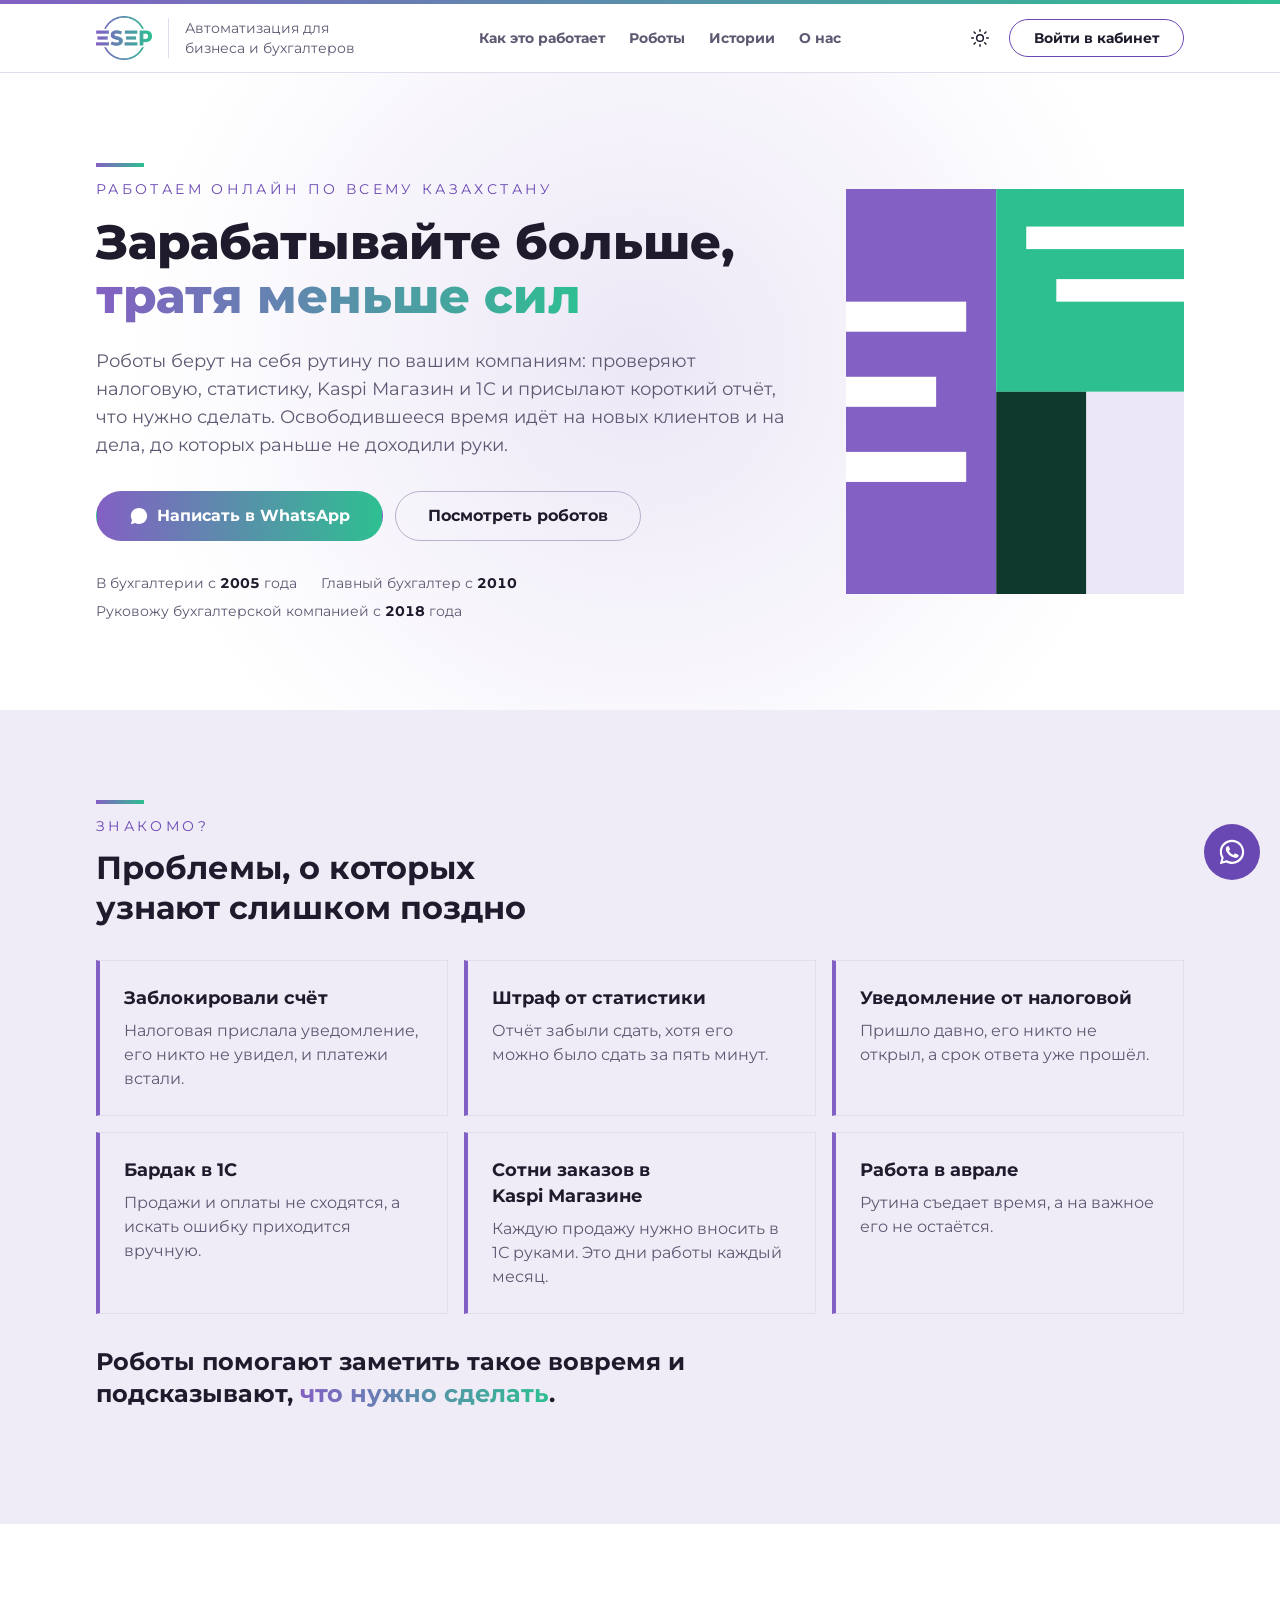
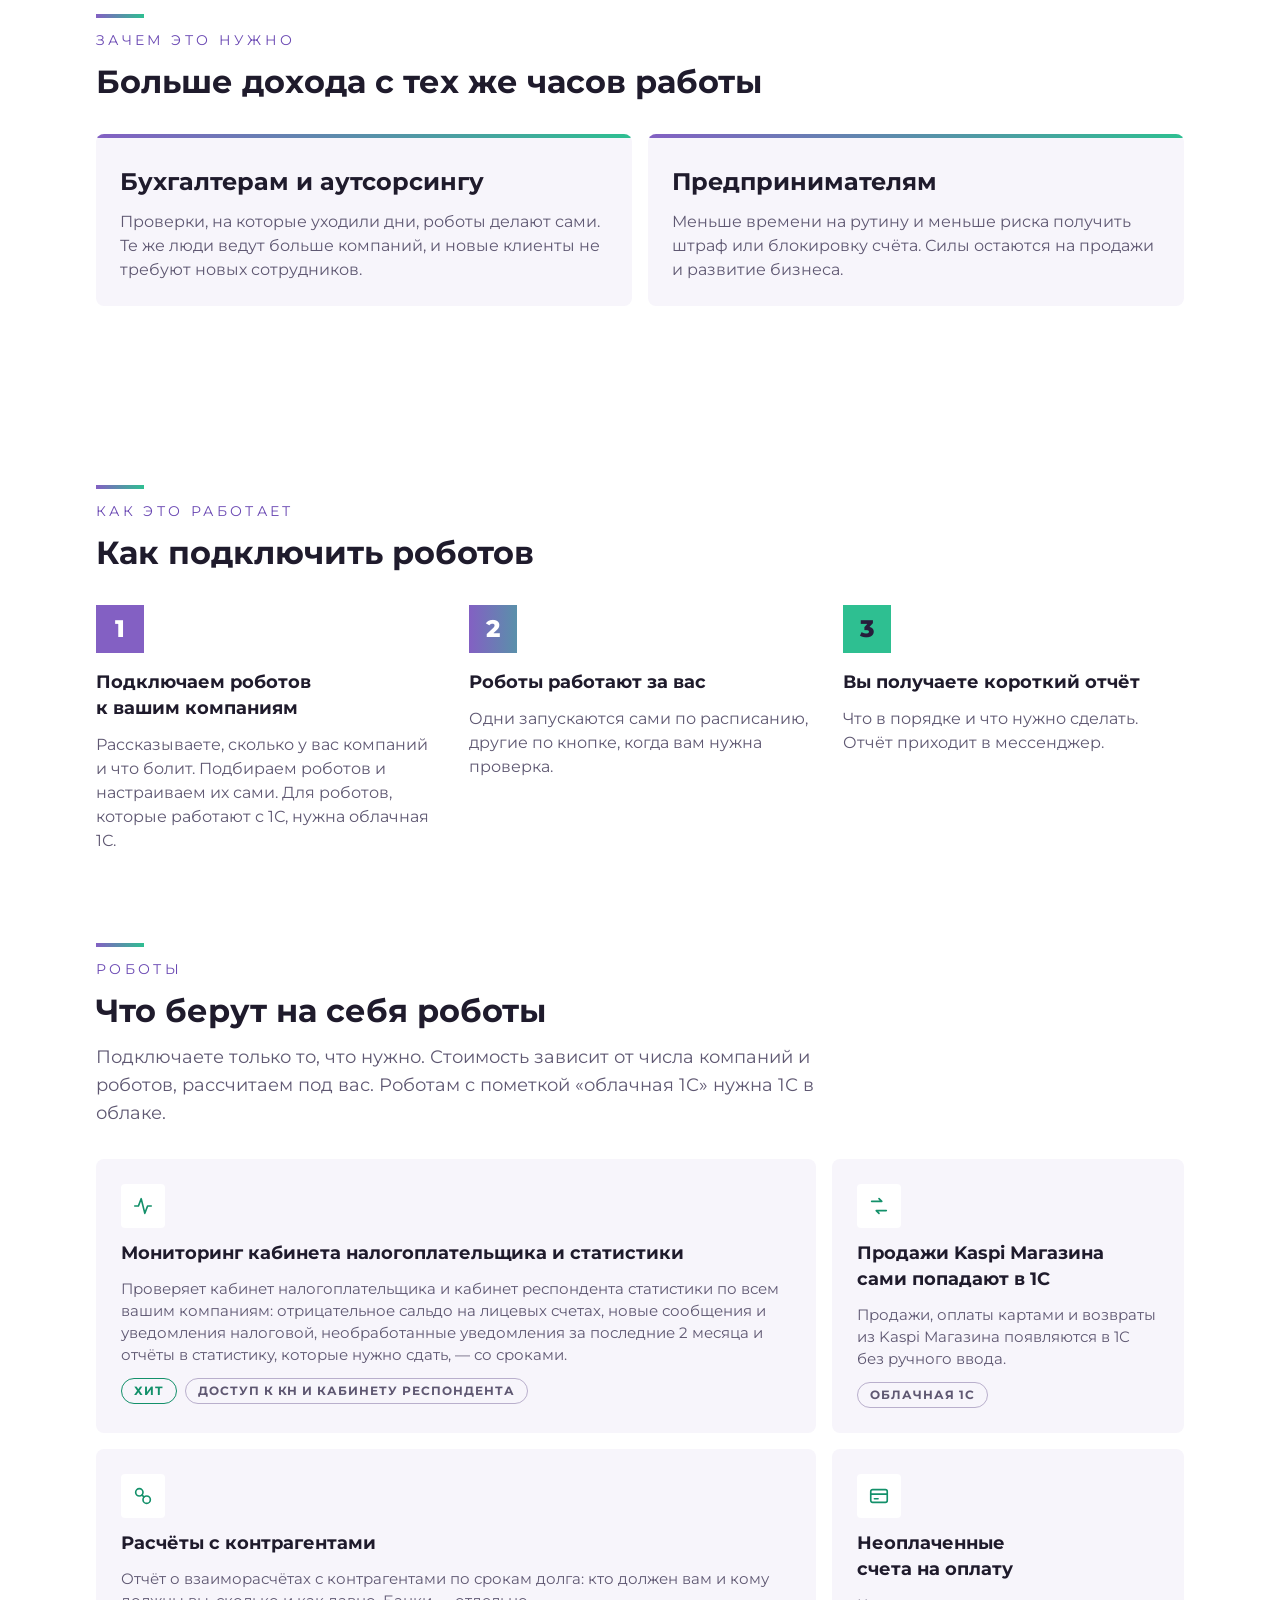
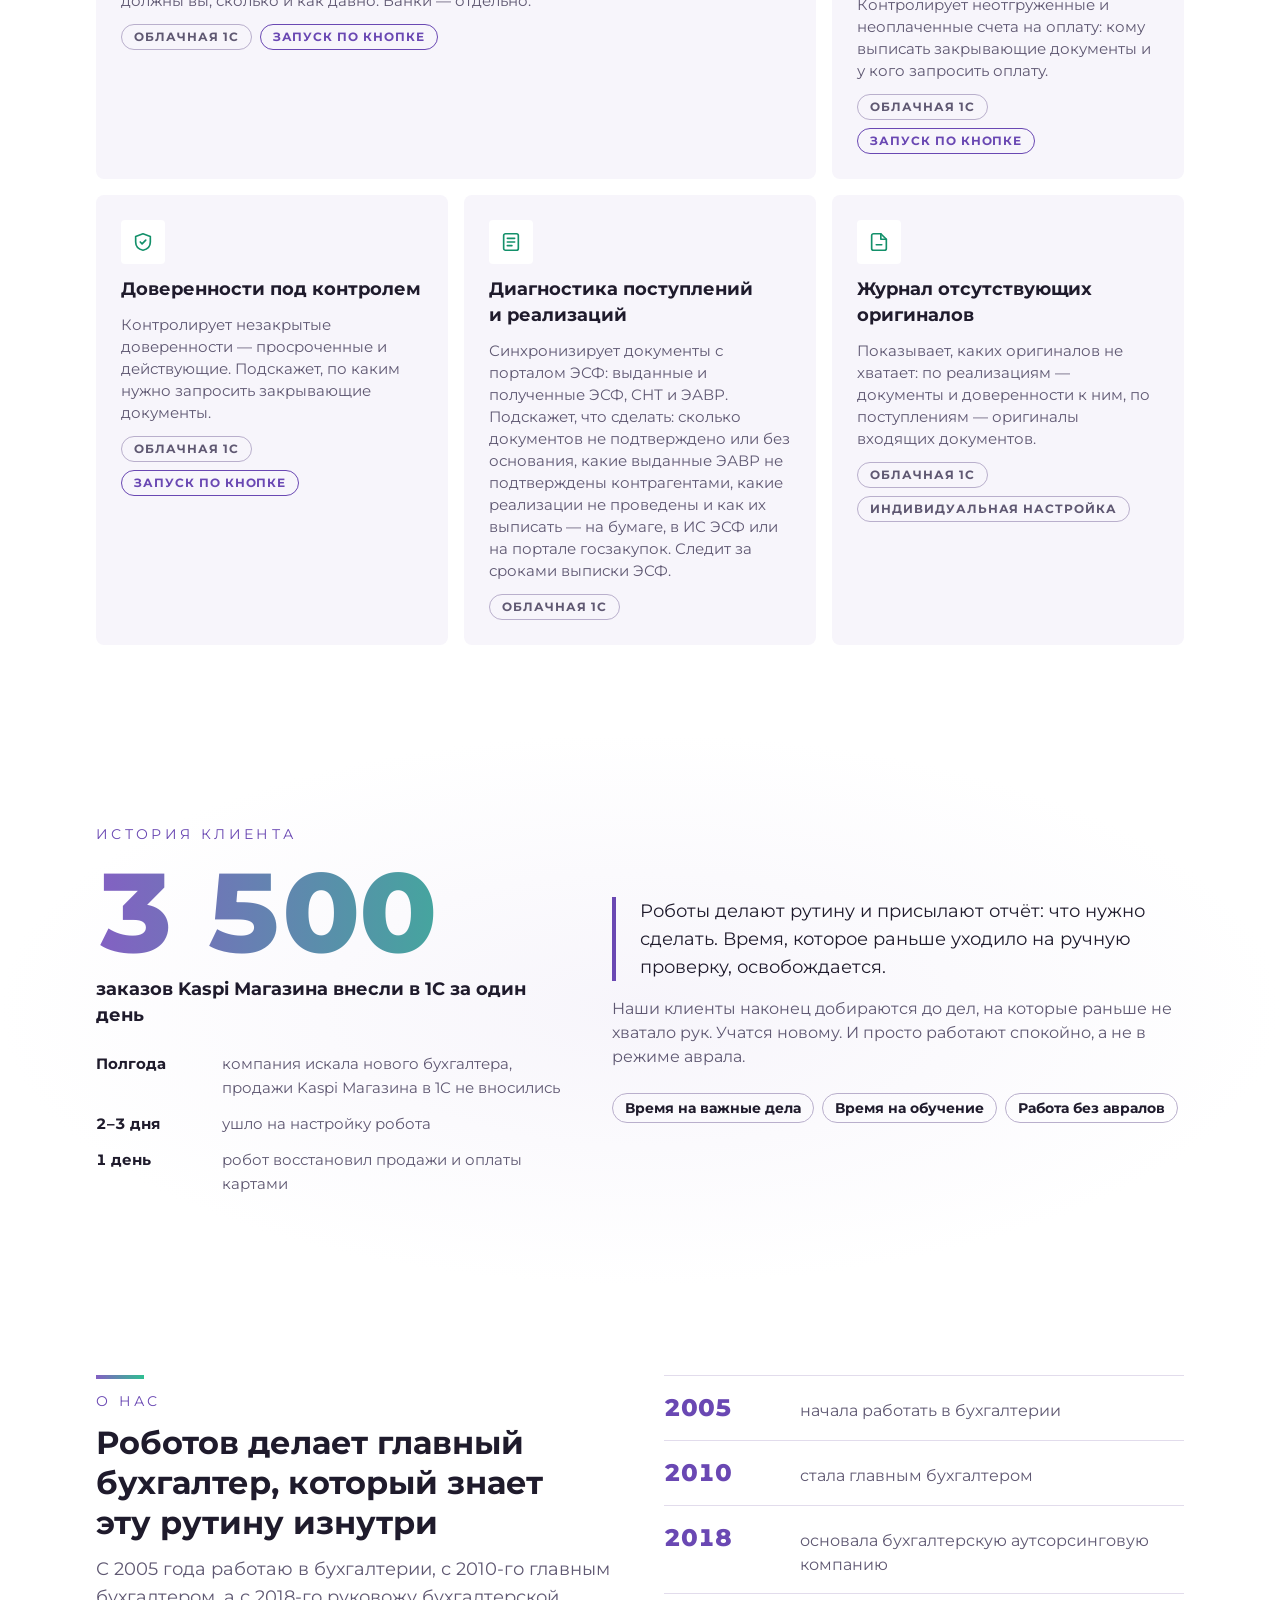
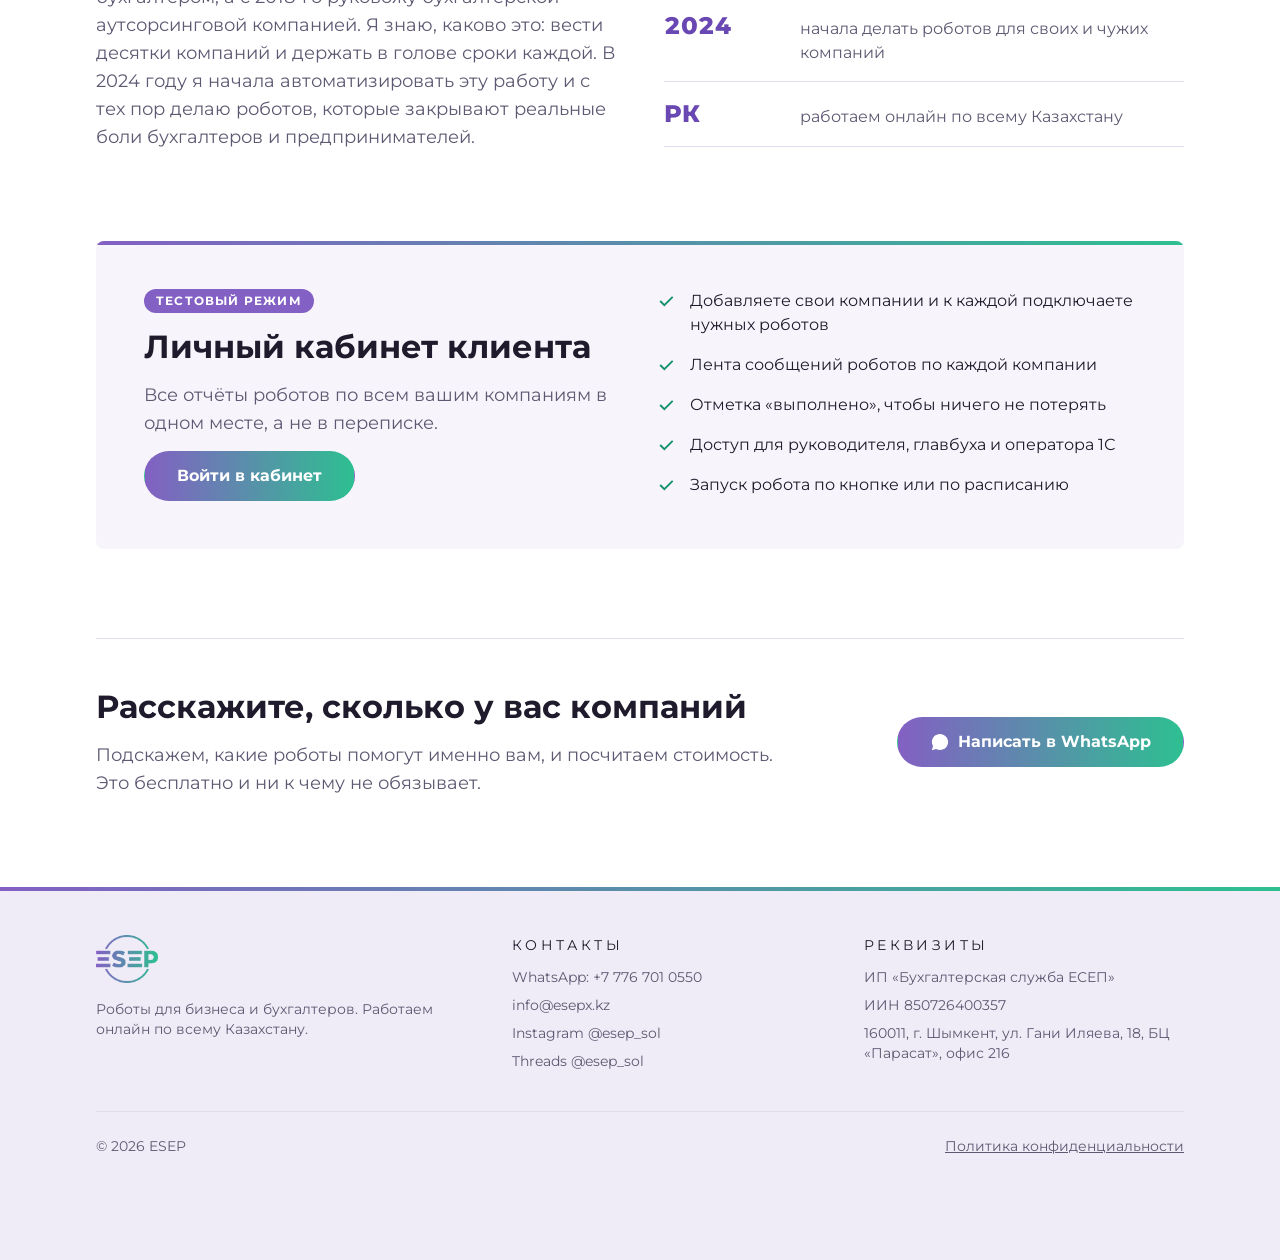
<file: index.html>
<!doctype html>
<html lang="ru">
<head>
<script>
// ссылка из письма (приглашение, подтверждение, сброс пароля) попала на главную — переводим в кабинет с теми же данными
(function(){var h=location.hash,q=location.search;if(/(access_token|error_code|type=(invite|recovery|signup|magiclink))/.test(h)||/[?&](th|token_hash)=/.test(q))location.replace('/cabinet/'+q.replace(/token_hash=/,'th=')+h);})();
</script>
<meta charset="utf-8">
<meta name="viewport" content="width=device-width,initial-scale=1,viewport-fit=cover">
<meta name="theme-color" content="#271d3b">
<link rel="stylesheet" href="/theme.css?v=20261124c">
<link rel="stylesheet" href="/brand.css?v=20261124d">
<script src="/theme.js?v=20261113"></script>
<meta property="og:title" content="ESEP — зарабатывайте больше, тратя меньше сил">
<meta property="og:description" content="Роботы проверяют налоговую, статистику, Kaspi Магазин и 1С и присылают короткий отчёт: что нужно сделать.">
<meta property="og:url" content="https://esepx.kz/">
<meta property="og:type" content="website">
<link rel="icon" type="image/png" href="/favicon.png"><link rel="apple-touch-icon" href="/img/esep-icon-192.png">
<style>html,body{margin:0}:root{padding-top:env(safe-area-inset-top,0px);padding-bottom:env(safe-area-inset-bottom,0px)}img{max-width:100%}[hidden]{display:none!important}</style>
<title>ESEP — роботы для бухгалтеров и бизнеса в Казахстане: Kaspi Магазин, 1С, кабинет налогоплательщика</title>
<meta name="facebook-domain-verification" content="rmvlx2dktz23p51p1xc90tu3pkfsfo" />
<meta name="description" content="Роботы ESEP следят за налоговой, статистикой, Kaspi Магазином и 1С по всем вашим компаниям и присылают короткий отчёт: что сделать. Работаем по всему Казахстану.">
<link rel="preconnect" href="https://fonts.googleapis.com">
<link rel="preconnect" href="https://fonts.gstatic.com" crossorigin>
<link rel="stylesheet" href="https://fonts.googleapis.com/css2?family=Montserrat:wght@400;700;800&display=swap">
<style>
/* Layout: страница ESEP по дизайн-системе (brand.css): Midnight-сцена, градиент только в логотипе, полосах и крупных заголовках; бруски вместо скруглений, свечение вместо теней. */
*{box-sizing:border-box}
html{scroll-behavior:smooth}
section[id],main[id]{scroll-margin-top:96px}
@media (prefers-reduced-motion:reduce){html{scroll-behavior:auto}*{transition:none!important;animation:none!important}}
body::before{content:"";position:fixed;inset:0 0 auto;height:env(safe-area-inset-top,0px);z-index:30;background:var(--surface)}
a{color:inherit}
.in{max-width:1120px;margin:0 auto;padding-left:max(16px,env(safe-area-inset-left,0px));padding-right:max(16px,env(safe-area-inset-right,0px))}
h1,h2,h3{font-family:var(--font-display);margin:0;text-wrap:balance}
h2{font:700 clamp(26px,3.4vw,32px)/1.25 var(--font-display)}
h3{font:700 18px/26px var(--font-display)}
.lead{max-width:60ch;margin:0}
section{padding-block:clamp(48px,7vw,96px)}
.head{display:grid;gap:var(--space-3);margin-bottom:var(--space-8);max-width:720px}
.head .eyebrow::before,.hero .eyebrow::before{content:"";display:block;width:48px;height:4px;background:var(--gradient-brand);margin-bottom:var(--space-3)}

/* шапка */
.top{position:sticky;top:env(safe-area-inset-top,0px);z-index:20;background:color-mix(in srgb,var(--surface) 92%,transparent);backdrop-filter:blur(10px);border-bottom:1px solid var(--border)}
.top .in{display:flex;align-items:center;justify-content:space-between;gap:var(--space-4);padding-block:var(--space-3)}
.logo{display:flex;align-items:center;gap:var(--space-4);text-decoration:none}
.logo .brand-logo{height:44px}
.tagline{font:400 14px/20px var(--font-body);color:var(--ink-muted);padding-left:var(--space-4);border-left:1px solid var(--border);max-width:190px}
@media (max-width:480px){.tagline{display:none}}
.nav{display:flex;gap:var(--space-6);font:700 14px/20px var(--font-body)}
.nav a{text-decoration:none;color:var(--ink-muted)}
.nav a:hover{color:var(--ink)}
.enter{flex:none;font:700 14px/20px var(--font-body);text-decoration:none;color:var(--ink);border:1px solid var(--accent);border-radius:999px;padding:var(--space-2) var(--space-6);white-space:nowrap}
.enter:hover{background:var(--accent);color:var(--on-accent)}
.enter::first-letter{text-transform:uppercase}
@media (max-width:560px){.enter-l{display:none}.enter{padding:var(--space-2) var(--space-3)}}
@media (max-width:960px){.nav{display:none}}

/* герой: свечение + фирменные бруски справа */
.hero{background:var(--gradient-glow);padding-block:clamp(48px,7vw,96px);overflow:hidden}
.hero .in{display:grid;grid-template-columns:minmax(0,1.35fr) minmax(0,.65fr);gap:var(--space-12);align-items:center}
.hero h1{font:800 clamp(34px,5vw,48px)/1.125 var(--font-display);margin-top:var(--space-4)}
.hero h1 em{font-style:normal;background:var(--gradient-brand);-webkit-background-clip:text;background-clip:text;color:transparent}
.hero .lead{margin:var(--space-6) 0 var(--space-8)}
.cta-row{display:flex;flex-wrap:wrap;gap:var(--space-3);align-items:center}
.trust{display:flex;flex-wrap:wrap;gap:var(--space-2) var(--space-6);margin-top:var(--space-8);color:var(--ink-muted);font-size:14px;line-height:20px}
.trust b{color:var(--ink);font-variant-numeric:tabular-nums}
.bars{width:100%;height:auto;display:block}
.bars .p{fill:var(--brand-purple)}.bars .g{fill:var(--brand-green)}.bars .f{fill:var(--brand-forest)}.bars .t{fill:var(--brand-purple-tint)}.bars .c{fill:var(--logo-cut)}
@media (max-width:900px){.hero .in{grid-template-columns:1fr}.hero .art{display:none}}

/* боли */
.pains{background:var(--surface-sunken)}
.pain-grid{display:grid;grid-template-columns:repeat(3,1fr);gap:var(--space-4)}
.pain{border:1px solid var(--border);border-left:4px solid var(--brand-purple);border-radius:var(--radius-0);padding:var(--space-6);display:grid;gap:var(--space-2);align-content:start}
.pain p{margin:0;color:var(--ink-muted)}
.pain-note{margin-top:var(--space-8);font:700 clamp(20px,2.2vw,24px)/1.35 var(--font-display);max-width:44ch}
.pain-note b{background:var(--gradient-brand);-webkit-background-clip:text;background-clip:text;color:transparent}
@media (max-width:900px){.pain-grid{grid-template-columns:1fr 1fr}}
@media (max-width:560px){.pain-grid{grid-template-columns:1fr}}

/* выгода */
.gain-grid{display:grid;grid-template-columns:1fr 1fr;gap:var(--space-4)}
.gain-card{background:var(--surface-raised);border-radius:var(--radius-md);padding:var(--space-8) var(--space-6) var(--space-6);display:grid;gap:var(--space-3);align-content:start;position:relative;overflow:hidden}
.gain-card::before{content:"";position:absolute;inset:0 0 auto;height:4px;background:var(--gradient-brand)}
.gain-card h3{font-size:24px;line-height:32px}
.gain-card p{margin:0;color:var(--ink-muted)}
@media (max-width:700px){.gain-grid{grid-template-columns:1fr}}

/* как работает */
.steps{display:grid;grid-template-columns:repeat(3,1fr);gap:var(--space-8);counter-reset:s}
.step{display:grid;gap:var(--space-3);align-content:start;position:relative;padding-top:64px}
.step::before{counter-increment:s;content:counter(s);position:absolute;top:0;left:0;width:48px;height:48px;border-radius:var(--radius-0);background:var(--accent);color:var(--on-accent);display:grid;place-items:center;font:800 24px var(--font-display)}
.step:nth-child(1)::before{background:var(--brand-purple);color:#fff}
.step:nth-child(2)::before{background:linear-gradient(90deg,#8360c3,#5a90aa);color:#fff}
.step:nth-child(3)::before{background:var(--brand-green);color:var(--brand-midnight)}
.step p{margin:0;color:var(--ink-muted)}
@media (max-width:820px){.steps{grid-template-columns:1fr}}

/* роботы */
.bots{display:grid;grid-template-columns:repeat(3,1fr);gap:var(--space-4)}
.bot{background:var(--surface-raised);border-radius:var(--radius-md);padding:var(--space-6);display:grid;gap:var(--space-3);align-content:start;border:1px solid transparent;transition:border-color .2s}
.bot:hover{border-color:var(--border-strong)}
.bot .ic{width:44px;height:44px;border-radius:var(--radius-sm);background:var(--surface);display:grid;place-items:center}
.bot .ic svg{width:22px;height:22px;stroke:var(--tag);fill:none;stroke-width:1.8;stroke-linecap:round;stroke-linejoin:round}
.bot p{margin:0;color:var(--ink-muted);font-size:15px;line-height:22px}
.bot.wide{grid-column:span 2}
@media (max-width:560px){.bot.wide{grid-column:auto}}
.bot .tags{display:flex;flex-wrap:wrap;gap:var(--space-2)}
.bot .tag{justify-self:start;font:700 12px/16px var(--font-body);letter-spacing:.08em;text-transform:uppercase;color:var(--tag);border:1px solid currentColor;border-radius:999px;padding:var(--space-1) var(--space-3)}
.bot .tag.tag-1c{color:var(--ink-muted);border-color:var(--border-strong)}
.bot .tag.tag-btn{color:var(--accent-text)}
@media (max-width:900px){.bots{grid-template-columns:1fr 1fr}}
@media (max-width:560px){.bots{grid-template-columns:1fr}}

/* история */
.story{background:radial-gradient(ellipse closest-side at 50% 50%,var(--surface-raised) 0%,var(--surface) 100%)}
.story .in{display:grid;grid-template-columns:.9fr 1.1fr;gap:var(--space-12);align-items:center}
.big{font:800 clamp(64px,10vw,112px)/1 var(--font-display);letter-spacing:-.01em;background:var(--gradient-brand);-webkit-background-clip:text;background-clip:text;color:transparent;font-variant-numeric:tabular-nums;margin-top:var(--space-3)}
.big-cap{font:700 18px/26px var(--font-display);margin-top:var(--space-2)}
.timeline{list-style:none;margin:var(--space-6) 0 0;padding:0;display:grid;gap:var(--space-3)}
.timeline li{display:grid;grid-template-columns:110px 1fr;gap:var(--space-4);color:var(--ink-muted);font-size:15px}
.timeline b{color:var(--ink);font-variant-numeric:tabular-nums}
.quote{border-left:4px solid var(--accent);padding-left:var(--space-6);font-size:18px;line-height:28px;margin:0}
.quote+p{color:var(--ink-muted);margin-top:var(--space-4)}
.freed{display:flex;flex-wrap:wrap;gap:var(--space-2);margin-top:var(--space-6)}
.freed span{border:1px solid var(--border-strong);border-radius:999px;padding:var(--space-1) var(--space-3);font-size:14px;line-height:20px;font-weight:700}
@media (max-width:900px){.story .in{grid-template-columns:1fr}}

/* о нас */
.about .in{display:grid;grid-template-columns:1fr 1fr;gap:var(--space-12);align-items:start}
.facts{display:grid;border-top:1px solid var(--border)}
.fact{display:grid;grid-template-columns:120px 1fr;gap:var(--space-4);padding-block:var(--space-4);border-bottom:1px solid var(--border);align-items:baseline}
.fact b{font:800 24px/32px var(--font-display);font-variant-numeric:tabular-nums;color:var(--accent-text)}
.fact span{color:var(--ink-muted)}
@media (max-width:820px){.about .in{grid-template-columns:1fr}}

/* кабинет */
.soon-box{background:var(--surface-raised);border-radius:var(--radius-md);padding:clamp(24px,4vw,48px);display:grid;grid-template-columns:1fr 1fr;gap:var(--space-8);position:relative;overflow:hidden}
.soon-box::before{content:"";position:absolute;inset:0 0 auto;height:4px;background:var(--gradient-brand)}
.badge{justify-self:start;font:700 12px/16px var(--font-body);letter-spacing:.1em;text-transform:uppercase;background:var(--brand-purple);color:#fff;border-radius:999px;padding:var(--space-1) var(--space-3)}
.soon-list{list-style:none;margin:0;padding:0;display:grid;gap:var(--space-3)}
.soon-list li{display:grid;grid-template-columns:22px 1fr;gap:var(--space-3)}
.soon-list svg{width:20px;height:20px;stroke:var(--tag);fill:none;stroke-width:2.2;margin-top:2px}
@media (max-width:820px){.soon-box{grid-template-columns:1fr}}

/* финал */
.final-box{display:grid;grid-template-columns:1.3fr .7fr;gap:var(--space-8);align-items:center;border-top:1px solid var(--border);padding-top:var(--space-12)}
.final-box .cta-row{justify-content:flex-end}
@media (max-width:820px){.final-box{grid-template-columns:1fr}.final-box .cta-row{justify-content:flex-start}}

/* подвал */
footer{background:var(--surface-sunken);padding-block:var(--space-12) calc(104px + env(safe-area-inset-bottom,0px));font-size:14px;line-height:20px;color:var(--ink-muted);position:relative}
footer::before{content:"";position:absolute;inset:0 0 auto;height:4px;background:var(--gradient-brand)}
.foot{display:grid;grid-template-columns:1.2fr 1fr 1fr;gap:var(--space-8)}
.foot h4{margin:0 0 var(--space-3);font:400 14px/20px var(--font-body);letter-spacing:.24em;text-transform:uppercase;color:var(--ink)}
.foot p{margin:0 0 var(--space-2)}
.foot a{text-decoration:none}.foot a:hover{color:var(--ink)}
.foot .brand-logo{height:48px;margin-bottom:var(--space-4)}
.copy{margin-top:var(--space-8);padding-top:var(--space-6);border-top:1px solid var(--border);display:flex;flex-wrap:wrap;justify-content:space-between;gap:var(--space-3)}
@media (max-width:820px){.foot{grid-template-columns:1fr}}

/* плавающая кнопка WhatsApp */
.wa-float{position:fixed;right:calc(20px + env(safe-area-inset-right,0px));bottom:calc(20px + env(safe-area-inset-bottom,0px));z-index:25;width:56px;height:56px;border-radius:50%;background:var(--accent);color:var(--on-accent);display:grid;place-items:center;transition:transform .15s}
.wa-float:hover{transform:translateY(-2px)}
.wa-float svg{width:30px;height:30px}
</style>

<script type="application/ld+json">{"@context":"https://schema.org","@type":"ProfessionalService","name":"ESEP","alternateName":"ИП «Бухгалтерская служба ЕСЕП»","url":"https://esepx.kz/","logo":"https://esepx.kz/img/esep-icon-512.png","email":"info@esepx.kz","telephone":"+77767010550","areaServed":"KZ","address":{"@type":"PostalAddress","addressLocality":"Шымкент","addressCountry":"KZ"},"sameAs":["https://www.instagram.com/esep_sol"],"description":"Роботы для бухгалтеров и предпринимателей: мониторинг кабинета налогоплательщика, Kaspi Магазин и 1С, ЭСФ, долги контрагентов."}</script>
</head>
<body>
<div class="brand-bar" aria-hidden="true"></div>
<header class="top">
  <div class="in">
    <a class="logo" href="#top" aria-label="ESEP — на главную"><img class="brand-logo" src="/img/esep-logo-ring.png" srcset="/img/esep-logo-ring.png 1x, /img/esep-logo-ring@3x.png 3x" alt="ESEP" width="56" height="44"><span class="tagline">Автоматизация для бизнеса и бухгалтеров</span></a>
    <nav class="nav" aria-label="Разделы">
      <a href="#how">Как это работает</a>
      <a href="#robots">Роботы</a>
      <a href="#story">Истории</a>
      <a href="#about">О нас</a>
    </nav>
    <span style="display:flex;align-items:center;gap:10px"><button class="theme-btn" type="button" data-theme-toggle aria-label="Оформление" aria-haspopup="menu"></button><a class="enter" href="/cabinet/"><span class="enter-l">Войти в </span>кабинет</a></span>
  </div>
</header>

<main id="top">

<section class="hero">
  <div class="in">
    <div>
      <div class="eyebrow">Работаем онлайн по всему Казахстану</div>
      <h1>Зарабатывайте больше, <em>тратя меньше сил</em></h1>
      <p class="lead">Роботы берут на себя рутину по вашим компаниям: проверяют налоговую, статистику, Kaspi Магазин и 1С и присылают короткий отчёт, что нужно сделать. Освободившееся время идёт на новых клиентов и на дела, до которых раньше не доходили руки.</p>
      <div class="cta-row">
        <a class="btn btn-main" href="https://wa.me/77767010550?text=%D0%97%D0%B4%D1%80%D0%B0%D0%B2%D1%81%D1%82%D0%B2%D1%83%D0%B9%D1%82%D0%B5%21%20%D0%9F%D0%B8%D1%88%D1%83%20%D1%81%20%D1%81%D0%B0%D0%B9%D1%82%D0%B0%20esepx.kz%2C%20%D1%85%D0%BE%D1%87%D1%83%20%D1%83%D0%B7%D0%BD%D0%B0%D1%82%D1%8C%20%D0%BF%D1%80%D0%BE%20%D1%80%D0%BE%D0%B1%D0%BE%D1%82%D0%BE%D0%B2." target="_blank" rel="noopener"><svg viewBox="0 0 32 32" fill="currentColor" aria-hidden="true"><path d="M16 3C8.8 3 3 8.7 3 15.8c0 2.3.6 4.5 1.8 6.5L3 29l6.9-1.8c1.9 1 4 1.6 6.1 1.6 7.2 0 13-5.7 13-12.8S23.2 3 16 3zm5.9 15.5c-.3-.2-1.9-.9-2.2-1-.3-.1-.5-.2-.7.2-.2.3-.8 1-1 1.2-.2.2-.4.2-.7.1-.3-.2-1.4-.5-2.6-1.6-1-.9-1.6-1.9-1.8-2.2-.2-.3 0-.5.1-.7l.5-.6c.2-.2.2-.3.3-.6.1-.2 0-.4 0-.6l-1-2.4c-.3-.6-.5-.5-.7-.5h-.6c-.2 0-.6.1-.9.4-.3.3-1.2 1.1-1.2 2.8s1.2 3.2 1.4 3.4c.2.2 2.4 3.6 5.8 5 .8.3 1.4.5 1.9.7.8.2 1.5.2 2.1.1.6-.1 1.9-.8 2.2-1.5.3-.7.3-1.4.2-1.5-.1-.2-.3-.3-.6-.4z"/></svg> Написать в WhatsApp</a>
        <a class="btn btn-ghost" href="#robots">Посмотреть роботов</a>
      </div>
      <div class="trust"><span>В бухгалтерии с <b>2005</b> года</span><span>Главный бухгалтер с <b>2010</b></span><span>Руковожу бухгалтерской компанией с <b>2018</b> года</span></div>
    </div>
    <div class="art" aria-hidden="true">
      <svg class="bars" viewBox="0 0 360 432"><rect class="p" x="0" y="0" width="160" height="432"/><rect class="g" x="160" y="0" width="200" height="216"/><rect class="f" x="160" y="216" width="96" height="216"/><rect class="t" x="256" y="216" width="104" height="216"/><rect class="c" x="0" y="120" width="128" height="32"/><rect class="c" x="0" y="200" width="96" height="32"/><rect class="c" x="0" y="280" width="128" height="32"/><rect class="c" x="192" y="40" width="168" height="24"/><rect class="c" x="224" y="96" width="136" height="24"/></svg>
    </div>

  </div>
</section>

<section class="pains">
  <div class="in">
    <div class="head">
      <div class="eyebrow">Знакомо?</div>
      <h2>Проблемы, о которых узнают слишком поздно</h2>
    </div>
    <div class="pain-grid">
      <div class="pain"><h3>Заблокировали счёт</h3><p>Налоговая прислала уведомление, его никто не увидел, и платежи встали.</p></div>
      <div class="pain"><h3>Штраф от статистики</h3><p>Отчёт забыли сдать, хотя его можно было сдать за пять минут.</p></div>
      <div class="pain"><h3>Уведомление от налоговой</h3><p>Пришло давно, его никто не открыл, а срок ответа уже прошёл.</p></div>
      <div class="pain"><h3>Бардак в 1С</h3><p>Продажи и оплаты не сходятся, а искать ошибку приходится вручную.</p></div>
      <div class="pain"><h3>Сотни заказов в Kaspi Магазине</h3><p>Каждую продажу нужно вносить в 1С руками. Это дни работы каждый месяц.</p></div>
      <div class="pain"><h3>Работа в аврале</h3><p>Рутина съедает время, а на важное его не остаётся.</p></div>
    </div>
    <p class="pain-note">Роботы помогают заметить такое вовремя и подсказывают, <b>что нужно сделать</b>.</p>
  </div>
</section>

<section class="gain">
  <div class="in">
    <div class="head">
      <div class="eyebrow">Зачем это нужно</div>
      <h2>Больше дохода с тех же часов работы</h2>
    </div>
    <div class="gain-grid">
      <div class="gain-card"><h3>Бухгалтерам и аутсорсингу</h3><p>Проверки, на которые уходили дни, роботы делают сами. Те же люди ведут больше компаний, и новые клиенты не требуют новых сотрудников.</p></div>
      <div class="gain-card"><h3>Предпринимателям</h3><p>Меньше времени на рутину и меньше риска получить штраф или блокировку счёта. Силы остаются на продажи и развитие бизнеса.</p></div>
    </div>
  </div>
</section>

<section id="how">
  <div class="in">
    <div class="head">
      <div class="eyebrow">Как это работает</div>
      <h2>Как подключить роботов</h2>
    </div>
    <div class="steps">
      <div class="step"><h3>Подключаем роботов к вашим компаниям</h3><p>Рассказываете, сколько у вас компаний и что болит. Подбираем роботов и настраиваем их сами. Для роботов, которые работают с 1С, нужна облачная 1С.</p></div>
      <div class="step"><h3>Роботы работают за вас</h3><p>Одни запускаются сами по расписанию, другие по кнопке, когда вам нужна проверка.</p></div>
      <div class="step"><h3>Вы получаете короткий отчёт</h3><p>Что в порядке и что нужно сделать. Отчёт приходит в мессенджер.</p></div>
    </div>
  </div>
</section>

<section id="robots" style="padding-top:0">
  <div class="in">
    <div class="head">
      <div class="eyebrow">Роботы</div>
      <h2>Что берут на себя роботы</h2>
      <p class="lead">Подключаете только то, что нужно. Стоимость зависит от числа компаний и роботов, рассчитаем под вас. Роботам с пометкой «облачная 1С» нужна 1С в облаке.</p>
    </div>
    <div class="bots">
      <article class="bot wide"><div class="ic"><svg viewBox="0 0 24 24"><path d="M3 12h4l3-8 4 16 3-8h4"/></svg></div><h3>Мониторинг кабинета налогоплательщика и статистики</h3><p>Проверяет кабинет налогоплательщика и кабинет респондента статистики по всем вашим компаниям: отрицательное сальдо на лицевых счетах, новые сообщения и уведомления налоговой, необработанные уведомления за последние 2 месяца и отчёты в статистику, которые нужно сдать, — со сроками.</p><div class="tags"><span class="tag">Хит</span><span class="tag tag-1c">Доступ к КН и кабинету респондента</span></div></article>
      <article class="bot"><div class="ic"><svg viewBox="0 0 24 24"><path d="M4 7h11l-3-3M20 17H9l3 3"/></svg></div><h3>Продажи Kaspi Магазина сами попадают в 1С</h3><p>Продажи, оплаты картами и возвраты из Kaspi Магазина появляются в 1С без ручного ввода.</p><div class="tags"><span class="tag tag-1c">Облачная 1С</span></div></article>
      <article class="bot wide"><div class="ic"><svg viewBox="0 0 24 24"><circle cx="8" cy="8" r="4"/><circle cx="16" cy="16" r="4"/><path d="M11 11l2 2"/></svg></div><h3>Расчёты с контрагентами</h3><p>Отчёт о взаиморасчётах с контрагентами по срокам долга: кто должен вам и кому должны вы, сколько и как давно. Банки — отдельно.</p><div class="tags"><span class="tag tag-1c">Облачная 1С</span><span class="tag tag-btn">Запуск по кнопке</span></div></article>
      <article class="bot"><div class="ic"><svg viewBox="0 0 24 24"><rect x="3" y="5" width="18" height="14" rx="2"/><path d="M3 10h18M7 15h4"/></svg></div><h3>Неоплаченные счета на оплату</h3><p>Контролирует неотгруженные и неоплаченные счета на оплату: кому выписать закрывающие документы и у кого запросить оплату.</p><div class="tags"><span class="tag tag-1c">Облачная 1С</span><span class="tag tag-btn">Запуск по кнопке</span></div></article>
      <article class="bot"><div class="ic"><svg viewBox="0 0 24 24"><path d="M9 12l2 2 4-4"/><path d="M12 3l8 3v6c0 5-3.5 8-8 9-4.5-1-8-4-8-9V6z"/></svg></div><h3>Доверенности под контролем</h3><p>Контролирует незакрытые доверенности — просроченные и действующие. Подскажет, по каким нужно запросить закрывающие документы.</p><div class="tags"><span class="tag tag-1c">Облачная 1С</span><span class="tag tag-btn">Запуск по кнопке</span></div></article>
      <article class="bot"><div class="ic"><svg viewBox="0 0 24 24"><rect x="4" y="3" width="16" height="18" rx="2"/><path d="M8 8h8M8 12h8M8 16h5"/></svg></div><h3>Диагностика поступлений и реализаций</h3><p>Синхронизирует документы с порталом ЭСФ: выданные и полученные ЭСФ, СНТ и ЭАВР. Подскажет, что сделать: сколько документов не подтверждено или без основания, какие выданные ЭАВР не подтверждены контрагентами, какие реализации не проведены и как их выписать — на бумаге, в ИС ЭСФ или на портале госзакупок. Следит за сроками выписки ЭСФ.</p><div class="tags"><span class="tag tag-1c">Облачная 1С</span></div></article>
      <article class="bot"><div class="ic"><svg viewBox="0 0 24 24"><path d="M14 3H6a2 2 0 0 0-2 2v14a2 2 0 0 0 2 2h12a2 2 0 0 0 2-2V9z"/><path d="M14 3v6h6M9 15h6"/></svg></div><h3>Журнал отсутствующих оригиналов</h3><p>Показывает, каких оригиналов не хватает: по реализациям — документы и доверенности к ним, по поступлениям — оригиналы входящих документов.</p><div class="tags"><span class="tag tag-1c">Облачная 1С</span><span class="tag tag-1c">Индивидуальная настройка</span></div></article>
    </div>
  </div>
</section>

<section class="story" id="story">
  <div class="in">
    <div>
      <div class="eyebrow">История клиента</div>
      <div class="big">3 500</div>
      <div class="big-cap">заказов Kaspi Магазина внесли в 1С за один день</div>
      <ul class="timeline">
        <li><b>Полгода</b><span>компания искала нового бухгалтера, продажи Kaspi Магазина в 1С не вносились</span></li>
        <li><b>2–3 дня</b><span>ушло на настройку робота</span></li>
        <li><b>1 день</b><span>робот восстановил продажи и оплаты картами</span></li>
      </ul>
    </div>
    <div>
      <p class="quote">Роботы делают рутину и присылают отчёт: что нужно сделать. Время, которое раньше уходило на ручную проверку, освобождается.</p>
      <p>Наши клиенты наконец добираются до дел, на которые раньше не хватало рук. Учатся новому. И просто работают спокойно, а не в режиме аврала.</p>
      <div class="freed"><span>Время на важные дела</span><span>Время на обучение</span><span>Работа без авралов</span></div>
    </div>
  </div>
</section>

<section class="about" id="about">
  <div class="in">
    <div class="head" style="margin-bottom:0">
      <div class="eyebrow">О нас</div>
      <h2>Роботов делает главный бухгалтер, который знает эту рутину изнутри</h2>
      <p class="lead">С 2005 года работаю в бухгалтерии, с 2010-го главным бухгалтером, а с 2018-го руковожу бухгалтерской аутсорсинговой компанией. Я знаю, каково это: вести десятки компаний и держать в голове сроки каждой. В 2024 году я начала автоматизировать эту работу и с тех пор делаю роботов, которые закрывают реальные боли бухгалтеров и предпринимателей.</p>
    </div>
    <div class="facts">
      <div class="fact"><b>2005</b><span>начала работать в бухгалтерии</span></div>
      <div class="fact"><b>2010</b><span>стала главным бухгалтером</span></div>
      <div class="fact"><b>2018</b><span>основала бухгалтерскую аутсорсинговую компанию</span></div>
      <div class="fact"><b>2024</b><span>начала делать роботов для своих и чужих компаний</span></div>
      <div class="fact"><b>РК</b><span>работаем онлайн по всему Казахстану</span></div>
    </div>
  </div>
</section>

<section style="padding-top:0">
  <div class="in">
    <div class="soon-box">
      <div style="display:grid;gap:14px;align-content:start">
        <span class="badge">Тестовый режим</span>
        <h2>Личный кабинет клиента</h2>
        <p class="lead" style="margin:0">Все отчёты роботов по всем вашим компаниям в одном месте, а не в переписке.</p>
        <a class="btn btn-main" href="/cabinet/" style="justify-self:start">Войти в кабинет</a>
      </div>
      <ul class="soon-list">
        <li><svg viewBox="0 0 24 24"><path d="M5 12l5 5L20 7"/></svg><span>Добавляете свои компании и к каждой подключаете нужных роботов</span></li>
        <li><svg viewBox="0 0 24 24"><path d="M5 12l5 5L20 7"/></svg><span>Лента сообщений роботов по каждой компании</span></li>
        <li><svg viewBox="0 0 24 24"><path d="M5 12l5 5L20 7"/></svg><span>Отметка «выполнено», чтобы ничего не потерять</span></li>
        <li><svg viewBox="0 0 24 24"><path d="M5 12l5 5L20 7"/></svg><span>Доступ для руководителя, главбуха и оператора 1С</span></li>
        <li><svg viewBox="0 0 24 24"><path d="M5 12l5 5L20 7"/></svg><span>Запуск робота по кнопке или по расписанию</span></li>
              </ul>
    </div>
  </div>
</section>

<section class="final" style="padding-top:0">
  <div class="in">
    <div class="final-box">
      <div style="display:grid;gap:14px">
        <h2>Расскажите, сколько у вас компаний</h2>
        <p class="lead" style="margin:0">Подскажем, какие роботы помогут именно вам, и посчитаем стоимость. Это бесплатно и ни к чему не обязывает.</p>
      </div>
      <div class="cta-row"><a class="btn btn-main" href="https://wa.me/77767010550?text=%D0%97%D0%B4%D1%80%D0%B0%D0%B2%D1%81%D1%82%D0%B2%D1%83%D0%B9%D1%82%D0%B5%21%20%D0%9F%D0%B8%D1%88%D1%83%20%D1%81%20%D1%81%D0%B0%D0%B9%D1%82%D0%B0%20esepx.kz%2C%20%D1%85%D0%BE%D1%87%D1%83%20%D1%83%D0%B7%D0%BD%D0%B0%D1%82%D1%8C%20%D0%BF%D1%80%D0%BE%20%D1%80%D0%BE%D0%B1%D0%BE%D1%82%D0%BE%D0%B2." target="_blank" rel="noopener"><svg viewBox="0 0 32 32" fill="currentColor" aria-hidden="true"><path d="M16 3C8.8 3 3 8.7 3 15.8c0 2.3.6 4.5 1.8 6.5L3 29l6.9-1.8c1.9 1 4 1.6 6.1 1.6 7.2 0 13-5.7 13-12.8S23.2 3 16 3zm5.9 15.5c-.3-.2-1.9-.9-2.2-1-.3-.1-.5-.2-.7.2-.2.3-.8 1-1 1.2-.2.2-.4.2-.7.1-.3-.2-1.4-.5-2.6-1.6-1-.9-1.6-1.9-1.8-2.2-.2-.3 0-.5.1-.7l.5-.6c.2-.2.2-.3.3-.6.1-.2 0-.4 0-.6l-1-2.4c-.3-.6-.5-.5-.7-.5h-.6c-.2 0-.6.1-.9.4-.3.3-1.2 1.1-1.2 2.8s1.2 3.2 1.4 3.4c.2.2 2.4 3.6 5.8 5 .8.3 1.4.5 1.9.7.8.2 1.5.2 2.1.1.6-.1 1.9-.8 2.2-1.5.3-.7.3-1.4.2-1.5-.1-.2-.3-.3-.6-.4z"/></svg> Написать в WhatsApp</a></div>
    </div>
  </div>
</section>

</main>

<footer>
  <div class="in">
    <div class="foot">
      <div>
        <img class="brand-logo" src="/img/esep-logo-ring.png" srcset="/img/esep-logo-ring.png 1x, /img/esep-logo-ring@3x.png 3x" alt="ESEP" width="72" height="56">
        <p>Роботы для бизнеса и бухгалтеров. Работаем онлайн по всему Казахстану.</p>
      </div>
      <div>
        <h4>Контакты</h4>
        <p><a href="https://wa.me/77767010550?text=%D0%97%D0%B4%D1%80%D0%B0%D0%B2%D1%81%D1%82%D0%B2%D1%83%D0%B9%D1%82%D0%B5%21%20%D0%9F%D0%B8%D1%88%D1%83%20%D1%81%20%D1%81%D0%B0%D0%B9%D1%82%D0%B0%20esepx.kz%2C%20%D1%85%D0%BE%D1%87%D1%83%20%D1%83%D0%B7%D0%BD%D0%B0%D1%82%D1%8C%20%D0%BF%D1%80%D0%BE%20%D1%80%D0%BE%D0%B1%D0%BE%D1%82%D0%BE%D0%B2." target="_blank" rel="noopener">WhatsApp: +7 776 701 0550</a></p>
        <p><a href="mailto:info@esepx.kz">info@esepx.kz</a></p>
        <p><a href="https://www.instagram.com/esep_sol/" target="_blank" rel="noopener">Instagram @esep_sol</a></p>
        <p><a href="https://www.threads.com/@esep_sol" target="_blank" rel="noopener">Threads @esep_sol</a></p>
      </div>
      <div>
        <h4>Реквизиты</h4>
        <p>ИП «Бухгалтерская служба ЕСЕП»</p>
        <p>ИИН 850726400357</p>
        <p>160011, г. Шымкент, ул. Гани Иляева, 18, БЦ «Парасат», офис 216</p>
      </div>
    </div>
    <div class="copy"><span>© 2026 ESEP</span><a href="/privacy.html">Политика конфиденциальности</a></div>
  </div>
</footer>

<a class="wa-float" href="https://wa.me/77767010550?text=%D0%97%D0%B4%D1%80%D0%B0%D0%B2%D1%81%D1%82%D0%B2%D1%83%D0%B9%D1%82%D0%B5%21%20%D0%9F%D0%B8%D1%88%D1%83%20%D1%81%20%D1%81%D0%B0%D0%B9%D1%82%D0%B0%20esepx.kz%2C%20%D1%85%D0%BE%D1%87%D1%83%20%D1%83%D0%B7%D0%BD%D0%B0%D1%82%D1%8C%20%D0%BF%D1%80%D0%BE%20%D1%80%D0%BE%D0%B1%D0%BE%D1%82%D0%BE%D0%B2." target="_blank" rel="noopener" aria-label="Написать в WhatsApp"><svg viewBox="0 0 32 32" fill="currentColor"><path d="M16 3C8.8 3 3 8.7 3 15.8c0 2.3.6 4.5 1.8 6.5L3 29l6.9-1.8c1.9 1 4 1.6 6.1 1.6 7.2 0 13-5.7 13-12.8S23.2 3 16 3zm0 23.4c-1.9 0-3.8-.5-5.4-1.5l-.4-.2-4.1 1.1 1.1-4-.3-.4c-1.1-1.7-1.6-3.6-1.6-5.6C5.3 9.9 10.1 5.2 16 5.2s10.7 4.7 10.7 10.6S21.9 26.4 16 26.4zm5.9-7.9c-.3-.2-1.9-.9-2.2-1-.3-.1-.5-.2-.7.2-.2.3-.8 1-1 1.2-.2.2-.4.2-.7.1-.3-.2-1.4-.5-2.6-1.6-1-.9-1.6-1.9-1.8-2.2-.2-.3 0-.5.1-.7l.5-.6c.2-.2.2-.3.3-.6.1-.2 0-.4 0-.6l-1-2.4c-.3-.6-.5-.5-.7-.5h-.6c-.2 0-.6.1-.9.4-.3.3-1.2 1.1-1.2 2.8s1.2 3.2 1.4 3.4c.2.2 2.4 3.6 5.8 5 .8.3 1.4.5 1.9.7.8.2 1.5.2 2.1.1.6-.1 1.9-.8 2.2-1.5.3-.7.3-1.4.2-1.5-.1-.2-.3-.3-.6-.4z"/></svg></a>

<script id="esep-session-check">
try{var k=Object.keys(localStorage).concat(Object.keys(sessionStorage)).some(function(x){return x.indexOf('sb-tmmzufjavpczqgyxbgeh-auth-token')===0});
if(k){document.querySelectorAll('a[href="/cabinet/"]').forEach(function(a){if(a.classList.contains('enter')){a.innerHTML='Мой кабинет'}else{a.textContent='Открыть мой кабинет'}})}}catch(e){}
</script>
</body>
</html>
</file>
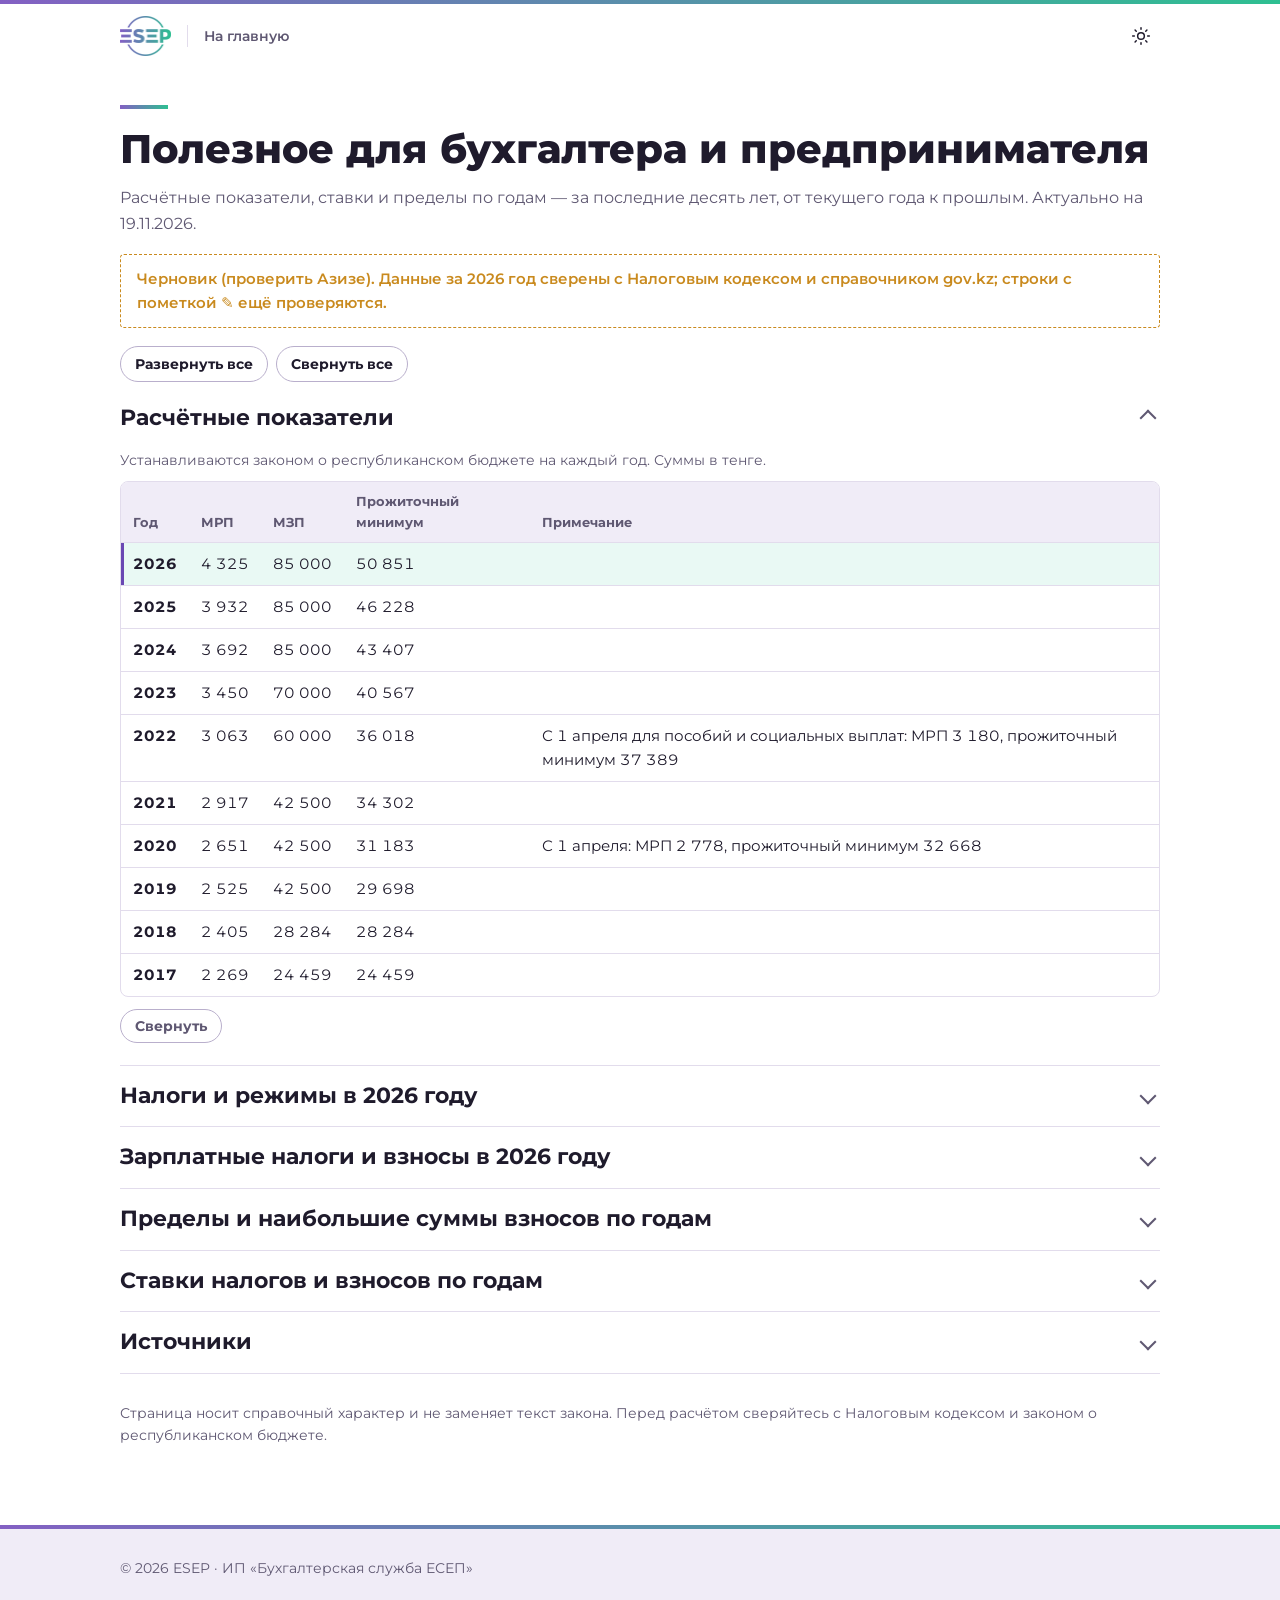
<file: polezno.html>
<!doctype html>
<html lang="ru">
<head>
<meta charset="utf-8">
<meta name="viewport" content="width=device-width,initial-scale=1">
<meta name="theme-color" content="#271d3b">
<!-- ЧЕРНОВИК: страница не в меню, не в карте сайта и закрыта от поисковиков, пока Жанна не проверит цифры. После проверки убрать noindex и плашку «Черновик». -->
<meta name="robots" content="noindex">
<link rel="stylesheet" href="/theme.css?v=20261124c">
<link rel="stylesheet" href="/brand.css?v=20261124d">
<script src="/theme.js?v=20261113"></script>
<script>if (/[?&]embed=1/.test(location.search)) document.documentElement.classList.add("embed");</script>
<title>Полезное: МРП, МЗП, ставки налогов и взносов по годам — ESEP</title>
<meta name="description" content="Расчётные показатели Казахстана за 10 лет: МРП, МЗП, прожиточный минимум. Ставки ИПН, ОПВ, ОПВР, СО, СН, ОСМС, НДС и пределы по годам.">
<link rel="preconnect" href="https://fonts.googleapis.com">
<link rel="preconnect" href="https://fonts.gstatic.com" crossorigin>
<link rel="stylesheet" href="https://fonts.googleapis.com/css2?family=Montserrat:wght@400;700;800&display=swap">
<style>
html,body{margin:0}
body{background:var(--surface);color:var(--ink);font:400 16px/1.6 var(--font-body)}
.in{max-width:1040px;margin:0 auto;padding-left:max(16px,env(safe-area-inset-left,0px));padding-right:max(16px,env(safe-area-inset-right,0px))}
header{border-bottom:1px solid var(--border);padding-block:12px;border-top:4px solid transparent;border-image:var(--gradient-brand) 1 0 0 0}
header a{color:var(--muted);text-decoration:none;font-weight:600}
header a:hover{color:var(--fg)}
header .home{display:flex;align-items:center;gap:16px;font-size:14px}
header .home .brand-logo{height:40px}
header .home span{padding-left:16px;border-left:1px solid var(--border)}
main{padding-block:36px 64px}
h1::before{content:"";display:block;width:48px;height:4px;background:var(--gradient-brand);margin-bottom:16px}
h1{font:800 clamp(28px,4vw,40px)/1.2 var(--font-display);margin:0 0 12px;text-wrap:balance}
h2{font:700 22px/1.3 var(--font-display);margin:0}
h3{font:700 17px/1.3 var(--font-display);margin:24px 0 6px}
.muted{color:var(--muted)}
.small{font-size:14px}
a{color:var(--accent-text)}
.draft{margin:18px 0 0;padding:12px 16px;border:1px dashed #c98a1e;border-radius:var(--radius-sm);color:#c98a1e;font-size:15px;font-weight:600}
.scroll{border:1px solid var(--line);border-radius:var(--radius-md);margin-top:10px;overflow:hidden}
table{border-collapse:collapse;width:100%;font-variant-numeric:tabular-nums;font-size:15px}
th,td{padding:9px 12px;text-align:left;vertical-align:top;border-bottom:1px solid var(--line);overflow-wrap:break-word}
tbody th{white-space:nowrap}table.txt tbody th{white-space:normal}
thead th{font-weight:700;color:var(--muted);font-size:13px;background:var(--bg-3);vertical-align:bottom;white-space:normal}
tbody tr:last-child td,tbody tr:last-child th{border-bottom:0}
tbody th{font-weight:700}
tbody tr.now td,tbody tr.now th{background:rgba(46,191,145,.1)}
tbody tr.now th:first-child{box-shadow:inset 3px 0 0 var(--green)}
.chk{color:#c98a1e}
ul{padding-left:22px;margin:8px 0}
li{margin:4px 0}
.tools{display:flex;gap:8px;margin:18px 0 6px}
.tools button{padding:7px 14px;border:1px solid var(--border-strong);border-radius:999px;background:none;color:var(--fg);font:700 14px/20px var(--font-body);cursor:pointer}
.tools button:hover{border-color:var(--fg)}
.blk{border-bottom:1px solid var(--line);scroll-margin-top:12px}
.blk>summary{list-style:none;cursor:pointer;display:flex;align-items:center;gap:12px;padding:16px 0}
.blk>summary::-webkit-details-marker{display:none}
.blk>summary h2{margin:0;flex:1}
.blk>summary::after{content:"";width:10px;height:10px;border-right:2px solid var(--muted);border-bottom:2px solid var(--muted);transform:rotate(45deg);flex:none;margin-right:6px}
.blk[open]>summary::after{transform:rotate(-135deg)}
.blk>summary:focus-visible{outline:2px solid var(--green);outline-offset:4px;border-radius:var(--radius-sm)}
.blk[open]{padding-bottom:22px}
.up{margin-top:12px;padding:6px 14px;border:1px solid var(--border-strong);border-radius:999px;background:none;color:var(--muted);font:700 14px/20px var(--font-body);cursor:pointer}
.up:hover{color:var(--fg);border-color:var(--green)}
table.txt td div+div{margin-top:4px}
table.txt b{font-weight:700}
table.two td{line-height:1.35}
table.two td small{display:block;color:var(--muted);font-size:13px}
footer{background:var(--surface-sunken);border-top:4px solid transparent;border-image:var(--gradient-brand) 1 0 0 0;padding-block:28px;color:var(--muted);font-size:14px}
/* узкий экран: строка таблицы становится карточкой «название — значение», прокрутки вбок нет */
@media (max-width:720px){
  body{font-size:16px}
  table,tbody,tr,th,td{display:block}
  thead{display:none}
  tbody tr{padding:10px 12px;border-bottom:1px solid var(--line)}
  tbody tr:last-child{border-bottom:0}
  th,td{padding:0;border:0}
  tbody th{font-size:16px;margin-bottom:6px}
  tbody td{display:grid;grid-template-columns:minmax(96px,38%) 1fr;gap:10px;padding:3px 0}
  tbody td::before{content:attr(data-l);color:var(--muted);font-size:13px}
  tbody td:empty{display:none}
  table.txt tbody td{display:block;padding:4px 0}
  table.txt tbody td::before{display:block;margin-bottom:2px}
  tbody tr.now th:first-child{box-shadow:none}
  .tools{flex-wrap:wrap}
}
/* страница внутри кабинета: без шапки и подвала, фон и высоту задаёт кабинет */
html.embed header,html.embed footer,html.embed h1{display:none}
html.embed body{background:transparent}
html.embed main{padding-block:0 8px}
html.embed .in{max-width:none;padding-left:0;padding-right:0}
</style>
</head>
<body>
<header><div class="in" style="display:flex;justify-content:space-between;align-items:center"><a href="/" class="home" aria-label="На главную esepx.kz"><img class="brand-logo" src="/img/esep-logo-ring.png" srcset="/img/esep-logo-ring.png 1x, /img/esep-logo-ring@3x.png 3x" alt="ESEP" width="51" height="40"><span>На главную</span></a><button class="theme-btn" type="button" data-theme-toggle aria-label="Оформление" aria-haspopup="menu"></button></div></header>
<main class="in">
  <h1>Полезное для бухгалтера и предпринимателя</h1>
  <p class="muted" style="margin:0">Расчётные показатели, ставки и пределы по годам — за последние десять лет, от текущего года к прошлым. Актуально на <span id="asof">19.11.2026</span>.</p>
  <div class="draft" id="draft">Черновик (проверить Азизе). Данные за <span class="cur-year">2026</span> год сверены с Налоговым кодексом и справочником gov.kz; строки с пометкой <span class="chk">✎</span> ещё проверяются.</div>
  <div class="tools"><button type="button" id="all-open">Развернуть все</button><button type="button" id="all-close">Свернуть все</button></div>

  <details class="blk" id="pokazateli" open><summary><h2>Расчётные показатели</h2></summary>
    <p class="muted small" style="margin:0">Устанавливаются законом о республиканском бюджете на каждый год. Суммы в тенге.</p>
    <div class="scroll"><table id="t-ind"><thead><tr><th>Год</th><th>МРП</th><th>МЗП</th><th>Прожиточный минимум</th><th style="text-align:left">Примечание</th></tr></thead><tbody></tbody></table></div>
  </details>

  <details class="blk" id="nalogi"><summary><h2>Налоги и режимы в <span class="cur-year">2026</span> году</h2></summary>
    <p class="muted small" style="margin:0">По Налоговому кодексу, который действует с 1 января 2026 года. В скобках — сумма в тенге при МРП этого года.</p>
    <div class="scroll"><table id="t-tax" class="txt"><thead><tr><th>Налог или режим</th><th>Ставка</th><th>Примечания</th></tr></thead><tbody></tbody></table></div>
  </details>

  <details class="blk" id="zarplata"><summary><h2>Зарплатные налоги и взносы в <span class="cur-year">2026</span> году</h2></summary>
    <p class="muted small" style="margin:0">Предел дохода показан в МЗП, в скобках — в тенге.</p>
    <div class="scroll"><table id="t-pay" class="txt"><thead><tr><th>Платёж</th><th>Ставка</th><th>Кто платит</th><th>С какого дохода в месяц</th><th>Наибольшая сумма в месяц</th></tr></thead><tbody></tbody></table></div>
  </details>

  <details class="blk" id="predely"><summary><h2>Пределы и наибольшие суммы взносов по годам</h2></summary>
    <p class="muted small" style="margin:0">Верхняя строка — предел дохода работника в месяц, с которого считается взнос: в МЗП и в скобках в тенге. Нижняя — наибольшая сумма взноса в месяц.</p>
    <div class="scroll"><table id="t-lim" class="two"><thead><tr><th>Год</th><th>ОПВ</th><th>ОПВР</th><th>Социальные отчисления</th><th>ООСМС<br>(работодатель)</th><th>ВОСМС<br>(работник)</th></tr></thead><tbody></tbody></table></div>
  </details>

  <details class="blk" id="stavki"><summary><h2>Ставки налогов и взносов по годам</h2></summary>
    <p class="muted small" style="margin:0">Основные ставки для работодателя на общеустановленном режиме, в процентах.</p>
    <div class="scroll"><table id="t-rate"><thead><tr><th>Год</th><th>ИПН</th><th>ОПВ</th><th>ОПВР</th><th>СО</th><th>СН</th><th>ООСМС<br>(работодатель)</th><th>ВОСМС<br>(работник)</th><th>НДС</th><th>КПН</th></tr></thead><tbody></tbody></table></div>
    <ul class="small muted" id="rate-notes"></ul>
  </details>

  <details class="blk" id="istochniki"><summary><h2>Источники</h2></summary>
    <ul class="small">
      <li><a href="https://adilet.zan.kz/rus/docs/K2500000214" rel="noopener" target="_blank">Налоговый кодекс Республики Казахстан — «Әділет», Министерство юстиции</a>: статьи 357, 363, 503, 557, 715–730</li>
      <li><a href="https://www.gov.kz/article/17157?lang=ru" rel="noopener" target="_blank">Минимальные расчётные показатели (МРП, МЗП) по годам — gov.kz</a></li>
      <li><a href="https://egov.kz/cms/ru/articles/article_mci_2012" rel="noopener" target="_blank">Минимальные расчётные показатели — электронное правительство egov.kz</a></li>
      <li><a href="https://www.gov.kz/org/kgd-karaganda/press/news/details/1189580?lang=ru" rel="noopener" target="_blank">Условия режима на основе упрощённой декларации в 2026 году — Департамент госдоходов</a></li>
      <li><a href="https://www.gov.kz/org/kgd-astana/press/news/details/1326848?lang=ru" rel="noopener" target="_blank">Специальный налоговый режим для самозанятых — Департамент госдоходов</a></li>
    </ul>
    <p class="small muted">Ставки и пределы взносов установлены также Социальным кодексом и законом «Об обязательном социальном медицинском страховании».</p>
  </details>
  <p class="small muted" style="margin-top:28px">Страница носит справочный характер и не заменяет текст закона. Перед расчётом сверяйтесь с Налоговым кодексом и законом о республиканском бюджете.</p>
</main>
<footer><div class="in">© 2026 ESEP · ИП «Бухгалтерская служба ЕСЕП»</div></footer>
<script>
(function () {
  // Данные по годам. Каждый январь: добавить строку нового года сверху — старый год уйдёт из таблиц сам (показываются 10 лет).
  // chk: true — строка ещё не сверена с источником, на странице помечается ✎.
  var IND = [
    { y: 2026, mrp: 4325, mzp: 85000, pm: 50851 },
    { y: 2025, mrp: 3932, mzp: 85000, pm: 46228 },
    { y: 2024, mrp: 3692, mzp: 85000, pm: 43407 },
    { y: 2023, mrp: 3450, mzp: 70000, pm: 40567 },
    { y: 2022, mrp: 3063, mzp: 60000, pm: 36018, note: 'С 1 апреля для пособий и социальных выплат: МРП 3 180, прожиточный минимум 37 389' },
    { y: 2021, mrp: 2917, mzp: 42500, pm: 34302 },
    { y: 2020, mrp: 2651, mzp: 42500, pm: 31183, note: 'С 1 апреля: МРП 2 778, прожиточный минимум 32 668' },
    { y: 2019, mrp: 2525, mzp: 42500, pm: 29698 },
    { y: 2018, mrp: 2405, mzp: 28284, pm: 28284 },
    { y: 2017, mrp: 2269, mzp: 24459, pm: 24459 }
  ];
  var RATE = [
    { y: 2026, ipn: '10 / 15', opv: '10', opvr: '3,5', so: '5', sn: '6', oosms: '3', vosms: '2', nds: '16', kpn: '20' },
    { y: 2025, ipn: '10', opv: '10', opvr: '2,5', so: '5', sn: '11', oosms: '3', vosms: '2', nds: '12', kpn: '20' },
    { y: 2024, ipn: '10', opv: '10', opvr: '1,5', so: '3,5', sn: '9,5', oosms: '3', vosms: '2', nds: '12', kpn: '20' },
    { y: 2023, ipn: '10', opv: '10', opvr: '—', so: '3,5', sn: '9,5', oosms: '3', vosms: '2', nds: '12', kpn: '20' },
    { y: 2022, ipn: '10', opv: '10', opvr: '—', so: '3,5', sn: '9,5', oosms: '3', vosms: '2', nds: '12', kpn: '20' },
    { y: 2021, ipn: '10', opv: '10', opvr: '—', so: '3,5', sn: '9,5', oosms: '2', vosms: '2', nds: '12', kpn: '20' },
    { y: 2020, ipn: '10', opv: '10', opvr: '—', so: '3,5', sn: '9,5', oosms: '2', vosms: '1', nds: '12', kpn: '20', chk: true },
    { y: 2019, ipn: '10', opv: '10', opvr: '—', so: '3,5', sn: '9,5', oosms: '1,5', vosms: '—', nds: '12', kpn: '20', chk: true },
    { y: 2018, ipn: '10', opv: '10', opvr: '—', so: '3,5', sn: '9,5', oosms: '1,5', vosms: '—', nds: '12', kpn: '20', chk: true },
    { y: 2017, ipn: '10', opv: '10', opvr: '—', so: '5', sn: '11', oosms: '1 (с 1 июля)', vosms: '—', nds: '12', kpn: '20', chk: true }
  ];
  var RATE_NOTES = [
    '2026: ИПН 15% — с дохода свыше 8 500 МРП в год; социальный налог 6% больше не уменьшается на социальные отчисления.',
    'До 2026 года социальный налог уменьшался на сумму социальных отчислений.',
    'ОПВР — обязательные пенсионные взносы работодателя, введены с 2024 года.',
    'Данные расчётных показателей сверены со справочником gov.kz; ставки 2026 года — с Налоговым кодексом.'
  ];
  // Пределы дохода для взносов по годам: [предел в МЗП, ставка %]; для СО — [от, до, ставка]. Суммы в тенге считаются сами от МЗП года.
  var LIM = [
    { y: 2026, opv: [50, 10], opvr: [50, 3.5], so: [1, 7, 5], oosms: [40, 3], vosms: [20, 2] },
    { y: 2025, opv: [50, 10], opvr: [50, 2.5], so: [1, 7, 5], oosms: [10, 3], vosms: [10, 2] },
    { y: 2024, opv: [50, 10], opvr: [50, 1.5], so: [1, 7, 3.5], oosms: [10, 3], vosms: [10, 2] },
    { y: 2023, opv: [50, 10], opvr: null, so: [1, 7, 3.5], oosms: [10, 3], vosms: [10, 2] },
    { y: 2022, opv: [50, 10], opvr: null, so: [1, 7, 3.5], oosms: [10, 3], vosms: [10, 2] },
    { y: 2021, opv: [50, 10], opvr: null, so: [1, 7, 3.5], oosms: [10, 2], vosms: [10, 2] }
  ];
  // Налоги и режимы текущего года (Налоговый кодекс, статьи в скобках). {N} — заменяется на «N МРП (сумма ₸)».
  var NOW = 2026;
  var TAX = [
    ['КПН (корпоративный подоходный налог)', ['<b>20%</b> — базовая', '<b>25%</b> — банки (кроме кредитования бизнеса) и игорный бизнес', '<b>5%</b> — организации социальной сферы, с 2027 года — 10%', '<b>3%</b> — производители сельхозпродукции', '<b>6%</b> — сельскохозяйственные кооперативы'], 'Для юридических лиц на общеустановленном режиме (ст. 357).'],
    ['ИПН (индивидуальный подоходный налог)', ['<b>10%</b> — доход до {8500} в год', '<b>15%</b> — с суммы превышения', '<b>9%</b> — доходы лиц частной практики', 'ИП на общеустановленном режиме: <b>10%</b> до {230000} в год, <b>15%</b> — с превышения', 'Дивиденды: <b>5%</b> до {230000} в год, <b>15%</b> — с превышения'], 'Прогрессивная шкала (ст. 363). Базовый вычет — {30} в месяц.'],
    ['НДС (налог на добавленную стоимость)', ['<b>16%</b> — базовая', '<b>5%</b> — лекарства, медицинские изделия и медуслуги, с 2027 года — 10%', '<b>10%</b> — отечественные периодические печатные издания', '<b>0%</b> — экспорт'], 'Постановка на учёт — при обороте свыше {10000} (ст. 503).'],
    ['Социальный налог', ['<b>6%</b> — юридические лица', '<b>1,8%</b> — производители сельхозпродукции', 'ИП на общеустановленном режиме: {2} за себя и {1} за каждого работника в месяц'], 'Больше не уменьшается на социальные отчисления. На упрощённой декларации не уплачивается (ст. 557, 722).'],
    ['Режим на основе упрощённой декларации', ['<b>4%</b> — базовая', '<b>от 2% до 6%</b> — по решению маслихата: зависит от региона и вида деятельности'], 'Доход до {600000} в год. Социальный налог и НДС не уплачиваются, кроме НДС на импорт и за нерезидента. Отчёт — раз в полугодие, форма 910.00 (ст. 722–727). Ставку своего региона смотрите в решении местного маслихата.'],
    ['Режим для самозанятых', ['<b>4%</b> — социальные платежи', '<b>0%</b> — ИПН'], 'Доход до {300} в месяц. Без наёмных работников и без регистрации ИП; виды деятельности — по перечню Правительства (ст. 718–720).'],
    ['Режим для крестьянских и фермерских хозяйств', ['<b>0,5%</b> от дохода'], 'При наличии земельных участков в собственности или в землепользовании (ст. 728–730).']
  ];

  var year = new Date().getFullYear(), from = year - 9;
  var fmt = function (v) { return typeof v === 'number' ? v.toLocaleString('ru-RU') : String(v).replace(/\d{4,}/g, function (d) { return Number(d).toLocaleString('ru-RU'); }); };
  var el = function (tag, text, cls) { var e = document.createElement(tag); if (text != null) e.textContent = text; if (cls) e.className = cls; return e; };
  var pick = function (arr) { return arr.filter(function (x) { return x.y >= from && x.y <= year; }).sort(function (a, b) { return b.y - a.y; }); };
  var row = function (tb, y, cells, chk) {
    var tr = el('tr'); if (y === year) tr.className = 'now';
    var th = el('th', String(y)); if (chk) { th.appendChild(document.createTextNode(' ')); var m = el('span', '✎', 'chk'); m.title = 'Строка ещё проверяется'; th.appendChild(m); }
    tr.appendChild(th); cells.forEach(function (c) { var td = el('td', c == null ? '—' : c); tr.appendChild(td); }); tb.appendChild(tr);
  };
  var tb = document.querySelector('#t-ind tbody');
  pick(IND).forEach(function (r) { row(tb, r.y, [fmt(r.mrp), fmt(r.mzp), fmt(r.pm), r.note || ''], r.chk); });
  tb = document.querySelector('#t-rate tbody');
  pick(RATE).forEach(function (r) { row(tb, r.y, [r.ipn, r.opv, r.opvr, r.so, r.sn, r.oosms, r.vosms, r.nds, r.kpn], r.chk); });
  RATE_NOTES.forEach(function (t) { document.getElementById('rate-notes').appendChild(el('li', t)); });
  var T = '\u00a0₸', mzpOf = function (y) { return IND.filter(function (x) { return x.y === y; })[0].mzp; };
  var two = function (top, sub) { var td = el('td', top); if (sub) td.appendChild(el('small', sub)); return td; };
  var limCell = function (v, z) { return v == null ? two('—') : two('до ' + v[0] + ' МЗП (' + fmt(v[0] * z) + T + ')', 'взнос до ' + fmt(Math.round(v[0] * z * v[1] / 100)) + T); };
  var soCell = function (v, z) { return two('от ' + v[0] + ' до ' + v[1] + ' МЗП (' + fmt(v[0] * z) + ' – ' + fmt(v[1] * z) + T + ')', 'взнос от ' + fmt(Math.round(v[0] * z * v[2] / 100)) + ' до ' + fmt(Math.round(v[1] * z * v[2] / 100)) + T); };
  tb = document.querySelector('#t-lim tbody');
  pick(LIM).forEach(function (r) { var z = mzpOf(r.y), tr = el('tr'); if (r.y === year) tr.className = 'now'; tr.appendChild(el('th', String(r.y)));
    [limCell(r.opv, z), limCell(r.opvr, z), soCell(r.so, z), limCell(r.oosms, z), limCell(r.vosms, z)].forEach(function (td) { tr.appendChild(td); }); tb.appendChild(tr); });
  // текущий год: налоги и режимы
  var cur = IND.filter(function (x) { return x.y === NOW; })[0], L = LIM.filter(function (x) { return x.y === NOW; })[0], R = RATE.filter(function (x) { return x.y === NOW; })[0];
  var mrp = function (t) { return t.replace(/\{(\d+)\}/g, function (m, n) { return fmt(Number(n)) + ' МРП (' + fmt(Number(n) * cur.mrp) + T + ')'; }); };
  tb = document.querySelector('#t-tax tbody');
  TAX.forEach(function (r) { var tr = el('tr'); tr.appendChild(el('th', r[0])); var td = el('td'); r[1].forEach(function (x) { var d = el('div'); d.innerHTML = mrp(x); td.appendChild(d); }); tr.appendChild(td); tr.appendChild(el('td', mrp(r[2]))); tb.appendChild(tr); });
  // текущий год: зарплатные налоги и взносы
  var z = cur.mzp, upTo = function (v) { return 'до ' + v[0] + ' МЗП (' + fmt(v[0] * z) + T + ')'; }, mx = function (v) { return fmt(Math.round(v[0] * z * v[1] / 100)) + T; };
  var PAY = [
    ['ОПВ (пенсионные взносы)', R.opv + '%', 'Удерживается с работника', upTo(L.opv), mx(L.opv)],
    ['ВОСМС (медстрахование, взнос работника)', R.vosms + '%', 'Удерживается с работника', upTo(L.vosms), mx(L.vosms)],
    ['ИПН с зарплаты', '10% / 15%', 'Удерживается с работника после вычетов', '15% — с дохода свыше ' + mrp('{8500}') + ' в год', '—'],
    ['ОПВР (пенсионные взносы работодателя)', R.opvr + '%', 'Платит работодатель', upTo(L.opvr), mx(L.opvr)],
    ['СО (социальные отчисления)', R.so + '%', 'Платит работодатель', 'от ' + L.so[0] + ' до ' + L.so[1] + ' МЗП (' + fmt(L.so[0] * z) + ' – ' + fmt(L.so[1] * z) + T + ')', fmt(Math.round(L.so[1] * z * L.so[2] / 100)) + T],
    ['ООСМС (медстрахование, отчисления работодателя)', R.oosms + '%', 'Платит работодатель', upTo(L.oosms), mx(L.oosms)],
    ['Социальный налог', R.sn + '%', 'Платит работодатель', 'Без верхнего предела', '—']
  ];
  tb = document.querySelector('#t-pay tbody');
  PAY.forEach(function (r) { var tr = el('tr'); tr.appendChild(el('th', r[0])); r.slice(1).forEach(function (c) { tr.appendChild(el('td', c)); }); tb.appendChild(tr); });
  Array.prototype.forEach.call(document.querySelectorAll('.cur-year'), function (s) { s.textContent = NOW; });
  // сворачивание блоков: кнопка «Свернуть» внизу каждого блока, «Развернуть все / Свернуть все», открытие блока по ссылке с #
  var blks = Array.prototype.slice.call(document.querySelectorAll('details.blk'));
  blks.forEach(function (d) { var b = el('button', 'Свернуть', 'up'); b.type = 'button'; b.onclick = function () { d.open = false; d.scrollIntoView({ block: 'nearest' }); }; d.appendChild(b); });
  document.getElementById('all-open').onclick = function () { blks.forEach(function (d) { d.open = true; }); };
  document.getElementById('all-close').onclick = function () { blks.forEach(function (d) { d.open = false; }); };
  var byHash = function () { var d = location.hash && document.getElementById(location.hash.slice(1)); if (d && d.tagName === 'DETAILS') { d.open = true; d.scrollIntoView(); } };
  window.addEventListener('hashchange', byHash); byHash();
  // подписи ячеек для узкого экрана — из заголовков таблицы
  Array.prototype.forEach.call(document.querySelectorAll('table'), function (t) { var h = Array.prototype.map.call(t.querySelectorAll('thead th'), function (x) { return x.textContent.replace(/\s+/g, ' ').trim(); });
    Array.prototype.forEach.call(t.querySelectorAll('tbody tr'), function (tr) { Array.prototype.forEach.call(tr.children, function (c, i) { if (i) c.setAttribute('data-l', h[i] || ''); }); }); });
  // внутри кабинета сообщаем свою высоту, чтобы у вставки не было второй прокрутки
  if (document.documentElement.classList.contains('embed') && window.parent !== window) {
    var tell = function () { try { window.parent.postMessage({ esepUsefulH: document.body.offsetHeight + 8 }, location.origin); } catch (e) { /* не страшно */ } };
    if (window.ResizeObserver) new ResizeObserver(tell).observe(document.body); window.addEventListener('load', tell); tell();
  }
})();
</script>
</body>
</html>
</file>
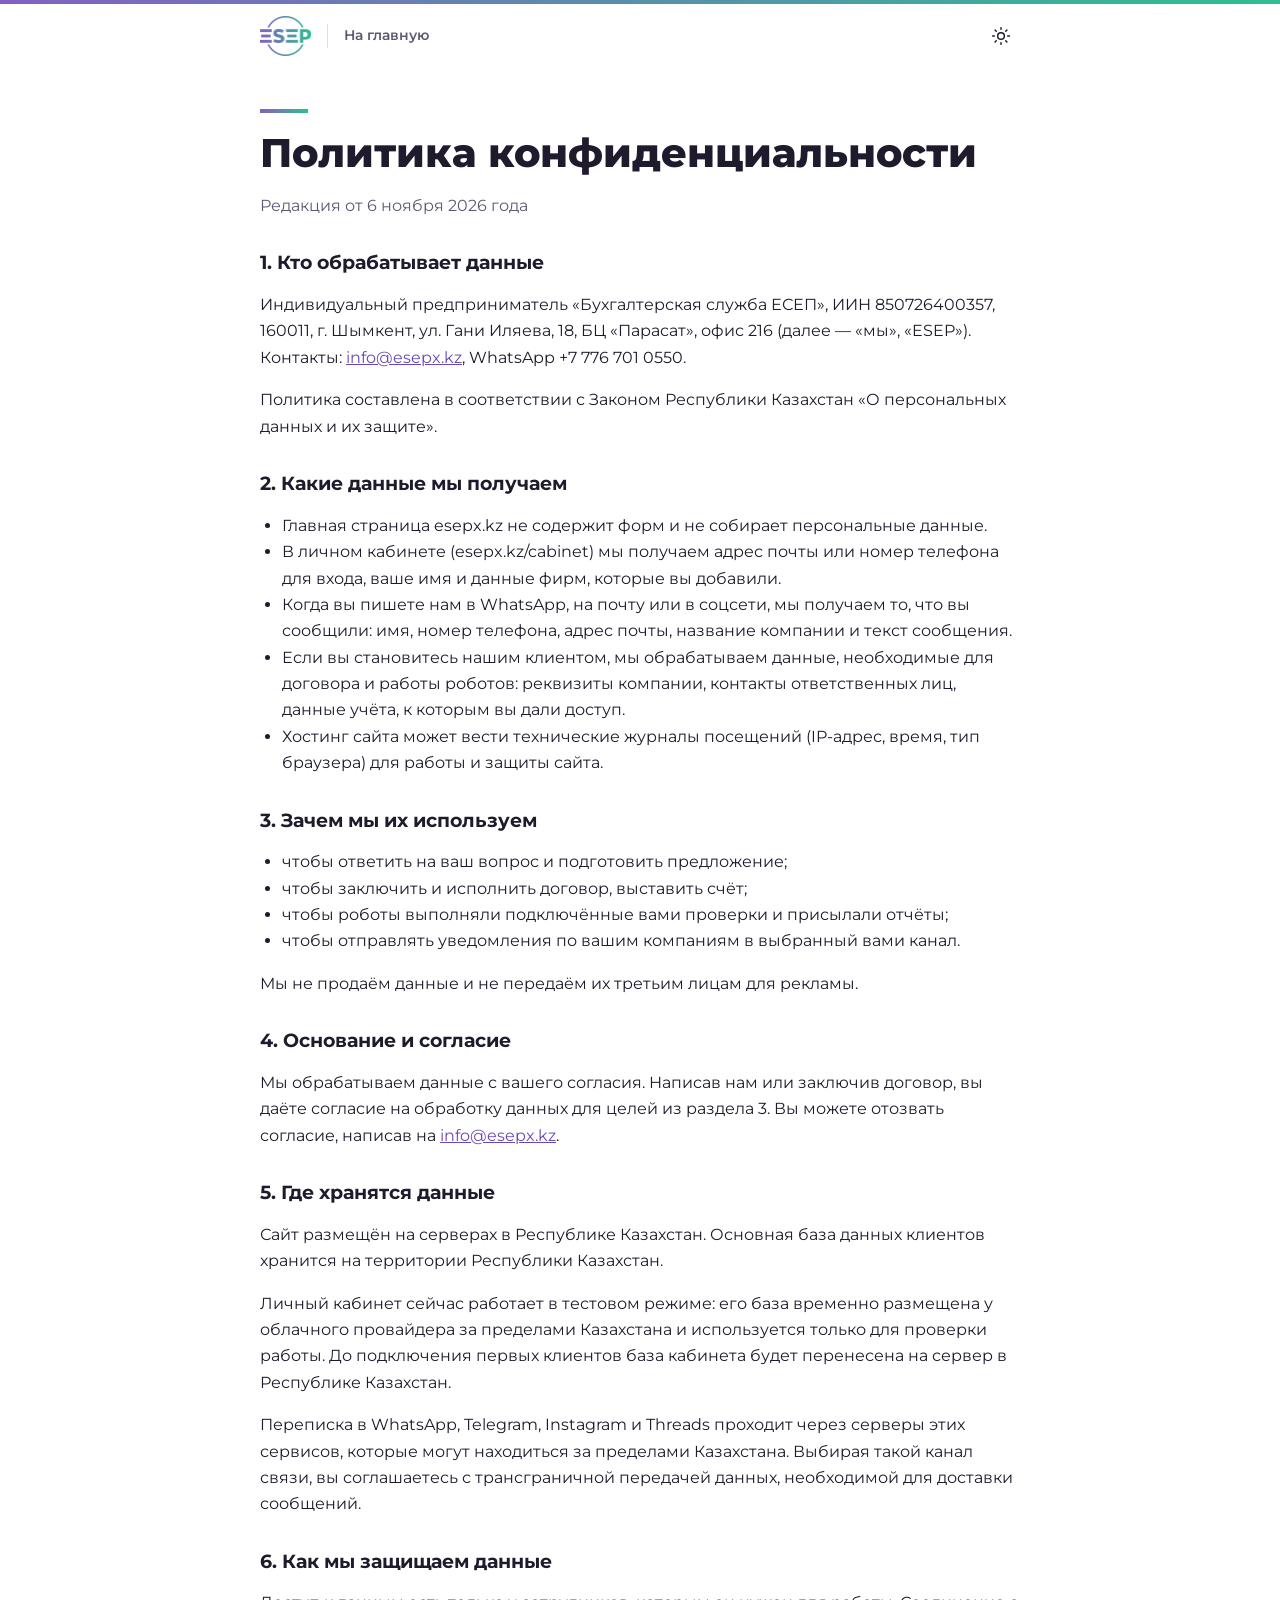
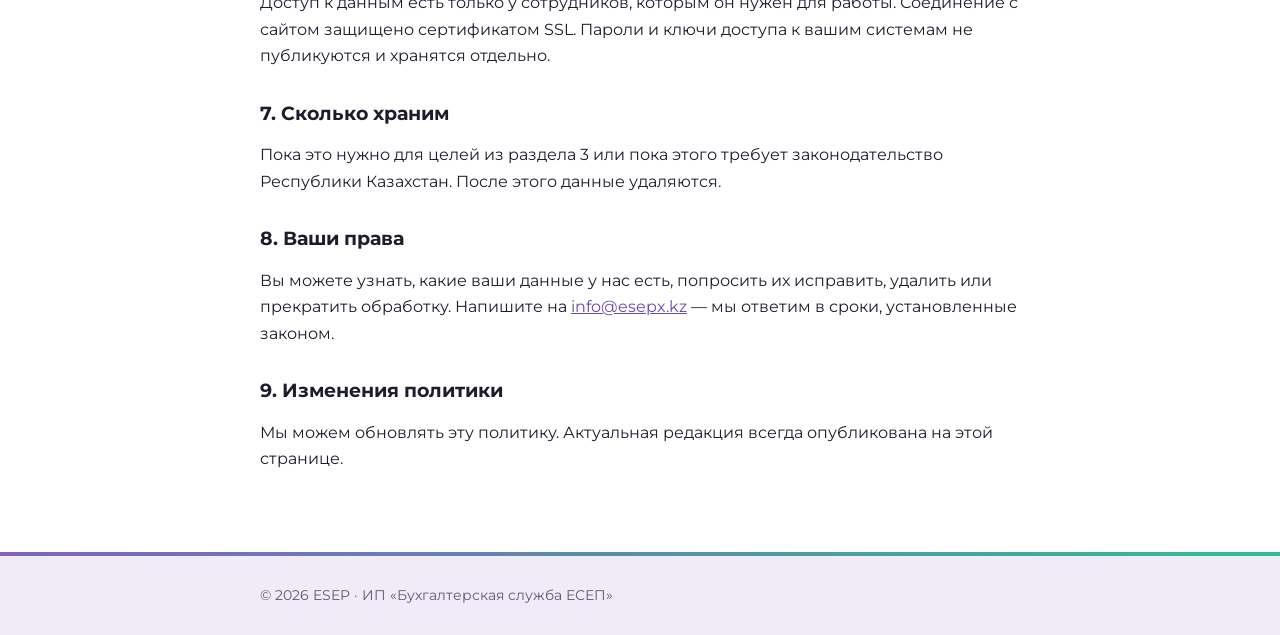
<file: privacy.html>
<!doctype html>
<html lang="ru">
<head>
<meta charset="utf-8">
<meta name="viewport" content="width=device-width,initial-scale=1">
<meta name="theme-color" content="#271d3b">
<link rel="stylesheet" href="/theme.css?v=20261124c">
<link rel="stylesheet" href="/brand.css?v=20261124d">
<script src="/theme.js?v=20261113"></script>
<title>Политика конфиденциальности — ESEP</title>
<meta name="description" content="Политика конфиденциальности сайта esepx.kz: какие данные мы получаем, зачем и как их защищаем.">
<link rel="preconnect" href="https://fonts.googleapis.com">
<link rel="preconnect" href="https://fonts.gstatic.com" crossorigin>
<link rel="stylesheet" href="https://fonts.googleapis.com/css2?family=Montserrat:wght@400;700;800&display=swap">
<style>
html,body{margin:0}
body{background:var(--surface);color:var(--ink);font:400 16px/1.65 var(--font-body)}
.in{max-width:760px;margin:0 auto;padding-left:max(16px,env(safe-area-inset-left,0px));padding-right:max(16px,env(safe-area-inset-right,0px))}
header{border-bottom:1px solid var(--border);padding-block:12px;border-top:4px solid transparent;border-image:var(--gradient-brand) 1 0 0 0}
header a{color:var(--muted);text-decoration:none;font-weight:600}
header a:hover{color:var(--fg)}
header .home{display:flex;align-items:center;gap:16px;font-size:14px}
header .home .brand-logo{height:40px}
header .home span{padding-left:16px;border-left:1px solid var(--border)}
main{padding-block:40px 64px}
h1::before{content:"";display:block;width:48px;height:4px;background:var(--gradient-brand);margin-bottom:16px}
h1{font:800 clamp(28px,4vw,40px)/1.2 var(--font-display);margin:0 0 12px;text-wrap:balance}
h2{font:700 19px/1.3 var(--font-display);margin:32px 0 8px}
p,li{color:var(--fg)}
.muted{color:var(--muted)}
ul{padding-left:22px}
a{color:var(--accent-text)}
footer{background:var(--surface-sunken);border-top:4px solid transparent;border-image:var(--gradient-brand) 1 0 0 0;padding-block:28px;color:var(--muted);font-size:14px}
</style>
</head>
<body>
<header><div class="in" style="display:flex;justify-content:space-between;align-items:center"><a href="/" class="home" aria-label="На главную esepx.kz"><img class="brand-logo" src="/img/esep-logo-ring.png" srcset="/img/esep-logo-ring.png 1x, /img/esep-logo-ring@3x.png 3x" alt="ESEP" width="51" height="40"><span>На главную</span></a><button class="theme-btn" type="button" data-theme-toggle aria-label="Оформление" aria-haspopup="menu"></button></div></header>
<main class="in">
  <h1>Политика конфиденциальности</h1>
  <p class="muted">Редакция от 6 ноября 2026 года</p>

  <h2>1. Кто обрабатывает данные</h2>
  <p>Индивидуальный предприниматель «Бухгалтерская служба ЕСЕП», ИИН 850726400357, 160011, г. Шымкент, ул. Гани Иляева, 18, БЦ «Парасат», офис 216 (далее — «мы», «ESEP»). Контакты: <a href="mailto:info@esepx.kz">info@esepx.kz</a>, WhatsApp +7 776 701 0550.</p>
  <p>Политика составлена в соответствии с Законом Республики Казахстан «О персональных данных и их защите».</p>

  <h2>2. Какие данные мы получаем</h2>
  <ul>
    <li>Главная страница esepx.kz не содержит форм и не собирает персональные данные.</li>
    <li>В личном кабинете (esepx.kz/cabinet) мы получаем адрес почты или номер телефона для входа, ваше имя и данные фирм, которые вы добавили.</li>
    <li>Когда вы пишете нам в WhatsApp, на почту или в соцсети, мы получаем то, что вы сообщили: имя, номер телефона, адрес почты, название компании и текст сообщения.</li>
    <li>Если вы становитесь нашим клиентом, мы обрабатываем данные, необходимые для договора и работы роботов: реквизиты компании, контакты ответственных лиц, данные учёта, к которым вы дали доступ.</li>
    <li>Хостинг сайта может вести технические журналы посещений (IP-адрес, время, тип браузера) для работы и защиты сайта.</li>
  </ul>

  <h2>3. Зачем мы их используем</h2>
  <ul>
    <li>чтобы ответить на ваш вопрос и подготовить предложение;</li>
    <li>чтобы заключить и исполнить договор, выставить счёт;</li>
    <li>чтобы роботы выполняли подключённые вами проверки и присылали отчёты;</li>
    <li>чтобы отправлять уведомления по вашим компаниям в выбранный вами канал.</li>
  </ul>
  <p>Мы не продаём данные и не передаём их третьим лицам для рекламы.</p>

  <h2>4. Основание и согласие</h2>
  <p>Мы обрабатываем данные с вашего согласия. Написав нам или заключив договор, вы даёте согласие на обработку данных для целей из раздела 3. Вы можете отозвать согласие, написав на <a href="mailto:info@esepx.kz">info@esepx.kz</a>.</p>

  <h2>5. Где хранятся данные</h2>
  <p>Сайт размещён на серверах в Республике Казахстан. Основная база данных клиентов хранится на территории Республики Казахстан.</p>
  <p>Личный кабинет сейчас работает в тестовом режиме: его база временно размещена у облачного провайдера за пределами Казахстана и используется только для проверки работы. До подключения первых клиентов база кабинета будет перенесена на сервер в Республике Казахстан.</p>
  <p>Переписка в WhatsApp, Telegram, Instagram и Threads проходит через серверы этих сервисов, которые могут находиться за пределами Казахстана. Выбирая такой канал связи, вы соглашаетесь с трансграничной передачей данных, необходимой для доставки сообщений.</p>

  <h2>6. Как мы защищаем данные</h2>
  <p>Доступ к данным есть только у сотрудников, которым он нужен для работы. Соединение с сайтом защищено сертификатом SSL. Пароли и ключи доступа к вашим системам не публикуются и хранятся отдельно.</p>

  <h2>7. Сколько храним</h2>
  <p>Пока это нужно для целей из раздела 3 или пока этого требует законодательство Республики Казахстан. После этого данные удаляются.</p>

  <h2>8. Ваши права</h2>
  <p>Вы можете узнать, какие ваши данные у нас есть, попросить их исправить, удалить или прекратить обработку. Напишите на <a href="mailto:info@esepx.kz">info@esepx.kz</a> — мы ответим в сроки, установленные законом.</p>

  <h2>9. Изменения политики</h2>
  <p>Мы можем обновлять эту политику. Актуальная редакция всегда опубликована на этой странице.</p>
</main>
<footer><div class="in">© 2026 ESEP · ИП «Бухгалтерская служба ЕСЕП»</div></footer>
</body>
</html>
</file>
<file: theme.css>
/* ESEP: светлая тема — прежние цвета (решение Жанны 24.11.2026: старая светлая тема нравится больше). Включается автоматически (по системе) или кнопкой 🌓 в шапке. */
:root[data-theme="light"]{--bg:#ffffff;--bg-2:#f7f5fb;--bg-3:#f0ecf7;--line:#e2dcec;--line-strong:#b9afcc;--fg:#1f1b2c;--muted:#5f5872;--violet:#6a48b3;--green:#13906a;--accent:#8360c3;--on-accent:#ffffff;--accent-text:#13906a;--warn:#e8590c;--bad:#c23b4a;color-scheme:light}
@media (prefers-color-scheme: light){
  :root:not([data-theme="dark"]){--bg:#ffffff;--bg-2:#f7f5fb;--bg-3:#f0ecf7;--line:#e2dcec;--line-strong:#b9afcc;--fg:#1f1b2c;--muted:#5f5872;--violet:#6a48b3;--green:#13906a;--accent:#8360c3;--on-accent:#ffffff;--accent-text:#13906a;--warn:#e8590c;--bad:#c23b4a;color-scheme:light}
  :root:not([data-theme="dark"]) .trep .b4{color:#b71c1c}:root:not([data-theme="dark"]) .trep .b3{color:#d35400}:root:not([data-theme="dark"]) .trep .b2{color:#9a7300}:root:not([data-theme="dark"]) .trep .b1{color:#1565c0}:root:not([data-theme="dark"]) .trep .b0{color:#757575}
  :root:not([data-theme="dark"]) body .flatpickr-calendar{box-shadow:0 12px 32px rgba(40,20,80,.15)}
}
:root[data-theme="light"] .trep .b4{color:#b71c1c}:root[data-theme="light"] .trep .b3{color:#d35400}:root[data-theme="light"] .trep .b2{color:#9a7300}:root[data-theme="light"] .trep .b1{color:#1565c0}:root[data-theme="light"] .trep .b0{color:#757575}
:root[data-theme="light"] body .flatpickr-calendar{box-shadow:0 12px 32px rgba(40,20,80,.15)}
.theme-btn{display:inline-grid;place-items:center;width:38px;height:38px;padding:0;border-radius:999px;border:0;background:transparent;color:var(--fg);cursor:pointer;flex:none}
.theme-btn:hover,.theme-btn[aria-expanded="true"]{background:color-mix(in srgb,var(--fg) 10%,transparent)}
.theme-btn svg,.theme-menu svg{width:20px;height:20px;fill:none;stroke:currentColor;stroke-width:1.8;stroke-linecap:round;stroke-linejoin:round}
.theme-menu{position:fixed;z-index:1000;min-width:230px;padding:8px 0;background:var(--bg-2);color:var(--fg);border:1px solid var(--line);border-radius:12px;box-shadow:0 8px 28px rgba(0,0,0,.28);font:14px/1.3 var(--body,system-ui,sans-serif)}
.theme-menu .tm-title{padding:6px 16px 8px;font-size:12px;font-weight:600;color:var(--muted);text-transform:uppercase;letter-spacing:.06em}
.theme-menu button{display:flex;align-items:center;gap:12px;width:100%;padding:10px 16px;border:0;background:transparent;color:inherit;font:inherit;text-align:left;cursor:pointer}
.theme-menu button:hover,.theme-menu button:focus-visible{background:color-mix(in srgb,var(--fg) 8%,transparent);outline:none}
.theme-menu .tm-ic{display:inline-grid;color:var(--muted)}
.theme-menu .tm-ok{margin-left:auto;color:var(--green);font-weight:700;visibility:hidden}
.theme-menu [aria-checked="true"] .tm-ok{visibility:visible}
.theme-menu [aria-checked="true"] .tm-ic{color:var(--green)}

/* кнопка «Наверх» */
.to-top{position:fixed;right:calc(18px + env(safe-area-inset-right,0px));bottom:calc(22px + env(safe-area-inset-bottom,0px));z-index:900;width:44px;height:44px;border-radius:999px;border:1px solid var(--line);background:var(--bg-2);color:var(--fg);display:grid;place-items:center;cursor:pointer;box-shadow:0 6px 18px rgba(0,0,0,.28);opacity:0;transform:translateY(10px);pointer-events:none;transition:opacity .2s,transform .2s}
.to-top.show{opacity:1;transform:none;pointer-events:auto}.to-top:hover{border-color:var(--fg)}
.to-top svg{width:20px;height:20px;fill:none;stroke:currentColor;stroke-width:2.2;stroke-linecap:round;stroke-linejoin:round}
body:has(.wa-float) .to-top{bottom:96px;right:28px}
@media print{.to-top{display:none}}

/* светлая тема кабинета: главная кнопка и выбранные отметки с фирменным градиентом, как было до 24.11.2026 */
html:root[data-theme="light"] .btn:not(.ghost):not(.btn-ghost),html:root[data-theme="light"] .fg-chip[aria-pressed="true"],html:root[data-theme="light"] .nbadge,html:root[data-theme="light"] .early,html:root[data-theme="light"] body .flatpickr-day.selected{background:linear-gradient(90deg,#8360c3,#2ebf91);color:#fff;border-color:transparent}
@media (prefers-color-scheme: light){html:root:not([data-theme="dark"]) .btn:not(.ghost):not(.btn-ghost),html:root:not([data-theme="dark"]) .fg-chip[aria-pressed="true"],html:root:not([data-theme="dark"]) .nbadge,html:root:not([data-theme="dark"]) .early,html:root:not([data-theme="dark"]) body .flatpickr-day.selected{background:linear-gradient(90deg,#8360c3,#2ebf91);color:#fff;border-color:transparent}}
html:root[data-theme="light"] .btn:not(.ghost):not(.btn-ghost):not(:disabled):hover{filter:brightness(1.06)}
@media (prefers-color-scheme: light){html:root:not([data-theme="dark"]) .btn:not(.ghost):not(.btn-ghost):not(:disabled):hover{filter:brightness(1.06)}}
</file>
<file: brand.css>
/* ESEP — дизайн-система сайта (токены из project/tokens.json артефакта «ESEP»).
   Подключать ПОСЛЕ /theme.css: здесь же переопределяются переменные светлой темы.
   Тёмная тема Midnight — основная; светлая — по системе или по кнопке оформления.
   Шрифты: Zona Pro (заголовки) и Pier Sans (текст); пока файлов шрифтов нет — Montserrat. */

:root{
  /* бренд */
  --brand-midnight:#271d3b;
  --brand-purple:#8360c3;
  --brand-green:#2ebf91;
  --brand-purple-tint:#ece7f6;
  --brand-green-tint:#e0f5ef;
  --brand-forest:#0e392c;
  --brand-glow:#3b324d;
  --gradient-brand:linear-gradient(90deg,#8360c3 0%,#2ebf91 100%);

  /* шрифты */
  --font-display:"Zona Pro",Montserrat,system-ui,sans-serif;
  --font-body:"Pier Sans",Pier,Montserrat,system-ui,sans-serif;

  /* отступы и скругления */
  --space-1:4px;--space-2:8px;--space-3:12px;--space-4:16px;--space-6:24px;--space-8:32px;--space-12:48px;--space-16:64px;
  --radius-0:0;--radius-sm:4px;--radius-md:8px;

  /* тема Midnight */
  --surface:#271d3b;
  --surface-raised:#3b324d;
  --surface-sunken:#1f172f;
  --ink:#ffffff;
  --ink-muted:#c3c0c8;
  --border:#4a405e;
  --border-strong:#8a82a0;
  --accent:#2ebf91;
  --on-accent:#271d3b;
  --accent-text:#b8a1e8;
  --success:#2ebf91;
  --tag:#2ebf91;
  --warn:#ff9f43;
  --gradient-glow:radial-gradient(circle at 50% 45%,#3b324d 0%,#271d3b 70%);
  --logo-cut:#271d3b;

  /* старые имена переменных — для theme.css (меню оформления, «Наверх») */
  --bg:var(--surface);--bg-2:var(--surface-raised);--bg-3:var(--surface-sunken);--line:var(--border);
  --fg:var(--ink);--muted:var(--ink-muted);--violet:var(--brand-purple);--green:var(--accent);
  --display:var(--font-display);--body:var(--font-body);
  color-scheme:dark;
}

/* светлая тема — прежние цвета сайта (решение Жанны 24.11.2026) */
/* светлая тема: по кнопке */
:root[data-theme="light"]{
  --surface:#ffffff;--surface-raised:#f7f5fb;--surface-sunken:#f0ecf7;
  --ink:#1f1b2c;--ink-muted:#5f5872;--border:#e2dcec;--border-strong:#b9afcc;
  --accent:#6a48b3;--on-accent:#ffffff;--accent-text:#6a48b3;--success:#13906a;--tag:#13906a;--warn:#c2410c;
  --gradient-glow:radial-gradient(circle at 50% 45%,#ece7f6 0%,#ffffff 70%);--logo-cut:#ffffff;
  --bg:var(--surface);--bg-2:var(--surface-raised);--bg-3:var(--surface-sunken);--line:var(--border);
  --fg:var(--ink);--muted:var(--ink-muted);--violet:var(--brand-purple);--green:var(--accent);
  color-scheme:light;
}
/* светлая тема: по системе, если вручную не выбрана тёмная */
@media (prefers-color-scheme: light){
  :root:not([data-theme="dark"]){
    --surface:#ffffff;--surface-raised:#f7f5fb;--surface-sunken:#f0ecf7;
    --ink:#1f1b2c;--ink-muted:#5f5872;--border:#e2dcec;--border-strong:#b9afcc;
    --accent:#6a48b3;--on-accent:#ffffff;--accent-text:#6a48b3;--success:#13906a;--tag:#13906a;--warn:#c2410c;
    --gradient-glow:radial-gradient(circle at 50% 45%,#ece7f6 0%,#ffffff 70%);--logo-cut:#ffffff;
    --bg:var(--surface);--bg-2:var(--surface-raised);--bg-3:var(--surface-sunken);--line:var(--border);
    --fg:var(--ink);--muted:var(--ink-muted);--violet:var(--brand-purple);--green:var(--accent);
    color-scheme:light;
  }
}

/* логотип: градиентный на Midnight, фиолетовый на светлом */
.brand-logo{display:block;height:48px;width:auto}
.brand-logo.l{display:none}
:root[data-theme="light"] .brand-logo.d{display:none}
:root[data-theme="light"] .brand-logo.l{display:block}
@media (prefers-color-scheme: light){
  :root:not([data-theme="dark"]) .brand-logo.d{display:none}
  :root:not([data-theme="dark"]) .brand-logo.l{display:block}
}

/* основа */
body{background:var(--surface);color:var(--ink);font:400 16px/24px var(--font-body);-webkit-font-smoothing:antialiased}
a{color:var(--accent-text)}
::selection{background:var(--brand-purple);color:#fff}
:focus-visible{outline:2px solid var(--accent);outline-offset:3px}

/* типографика */
.t-display-xl{font:800 72px/76px var(--font-display);letter-spacing:-.01em}
.t-display{font:800 clamp(34px,5vw,48px)/1.125 var(--font-display)}
.t-h1{font:700 clamp(26px,3.4vw,32px)/1.25 var(--font-display)}
.t-h2{font:700 24px/32px var(--font-display)}
.t-h3{font:700 18px/26px var(--font-display)}
.eyebrow{font:400 14px/20px var(--font-body);letter-spacing:.24em;text-transform:uppercase;color:var(--accent-text)}
.lead{font-size:18px;line-height:28px;color:var(--ink-muted)}
.muted{color:var(--ink-muted)}
.grad-text{background:var(--gradient-brand);-webkit-background-clip:text;background-clip:text;color:transparent}

/* фирменная полоса — тонкий градиент */
.brand-bar{height:4px;background:var(--gradient-brand)}

/* кнопки */
.btn{display:inline-flex;align-items:center;gap:var(--space-2);font:700 16px/24px var(--font-body);text-decoration:none;border-radius:999px;padding:var(--space-3) var(--space-8);border:1px solid transparent;cursor:pointer;transition:background-color .15s,border-color .15s,color .15s}
.btn svg{width:20px;height:20px;flex:none}
.btn-main{background:var(--accent);color:var(--on-accent)}
.btn-main:hover{background:color-mix(in srgb,var(--accent) 86%,var(--ink))}
.btn-ghost{border-color:var(--border-strong);color:var(--ink);background:transparent}
.btn-ghost:hover{border-color:var(--ink)}

/* общие элементы theme.css — в стиле бренда (только на сайте) */
.theme-btn{border-radius:999px}
.theme-menu{border-radius:var(--radius-md);box-shadow:none;border-color:var(--border-strong);font-family:var(--font-body)}
.theme-menu .tm-ok,.theme-menu [aria-checked="true"] .tm-ic{color:var(--accent-text)}
.to-top{border-radius:999px;box-shadow:none;background:var(--surface-raised)}
</file>
